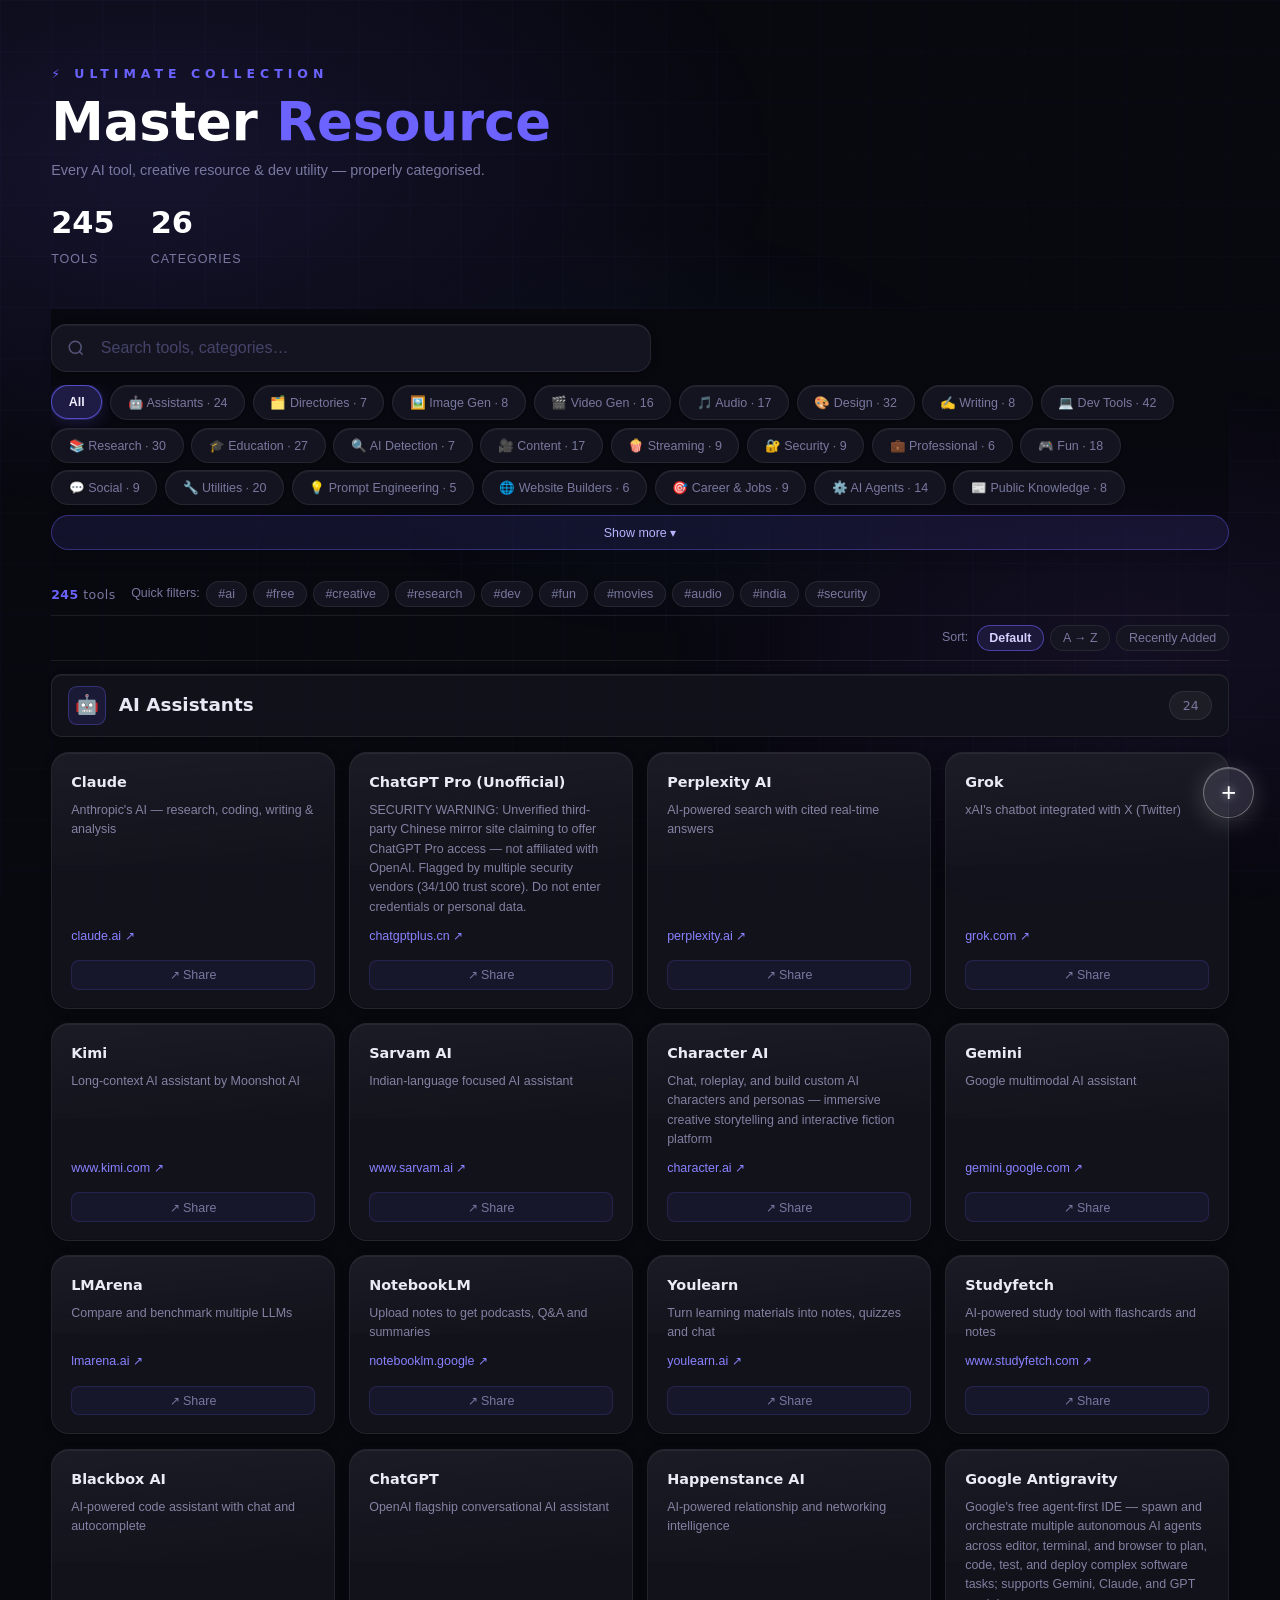
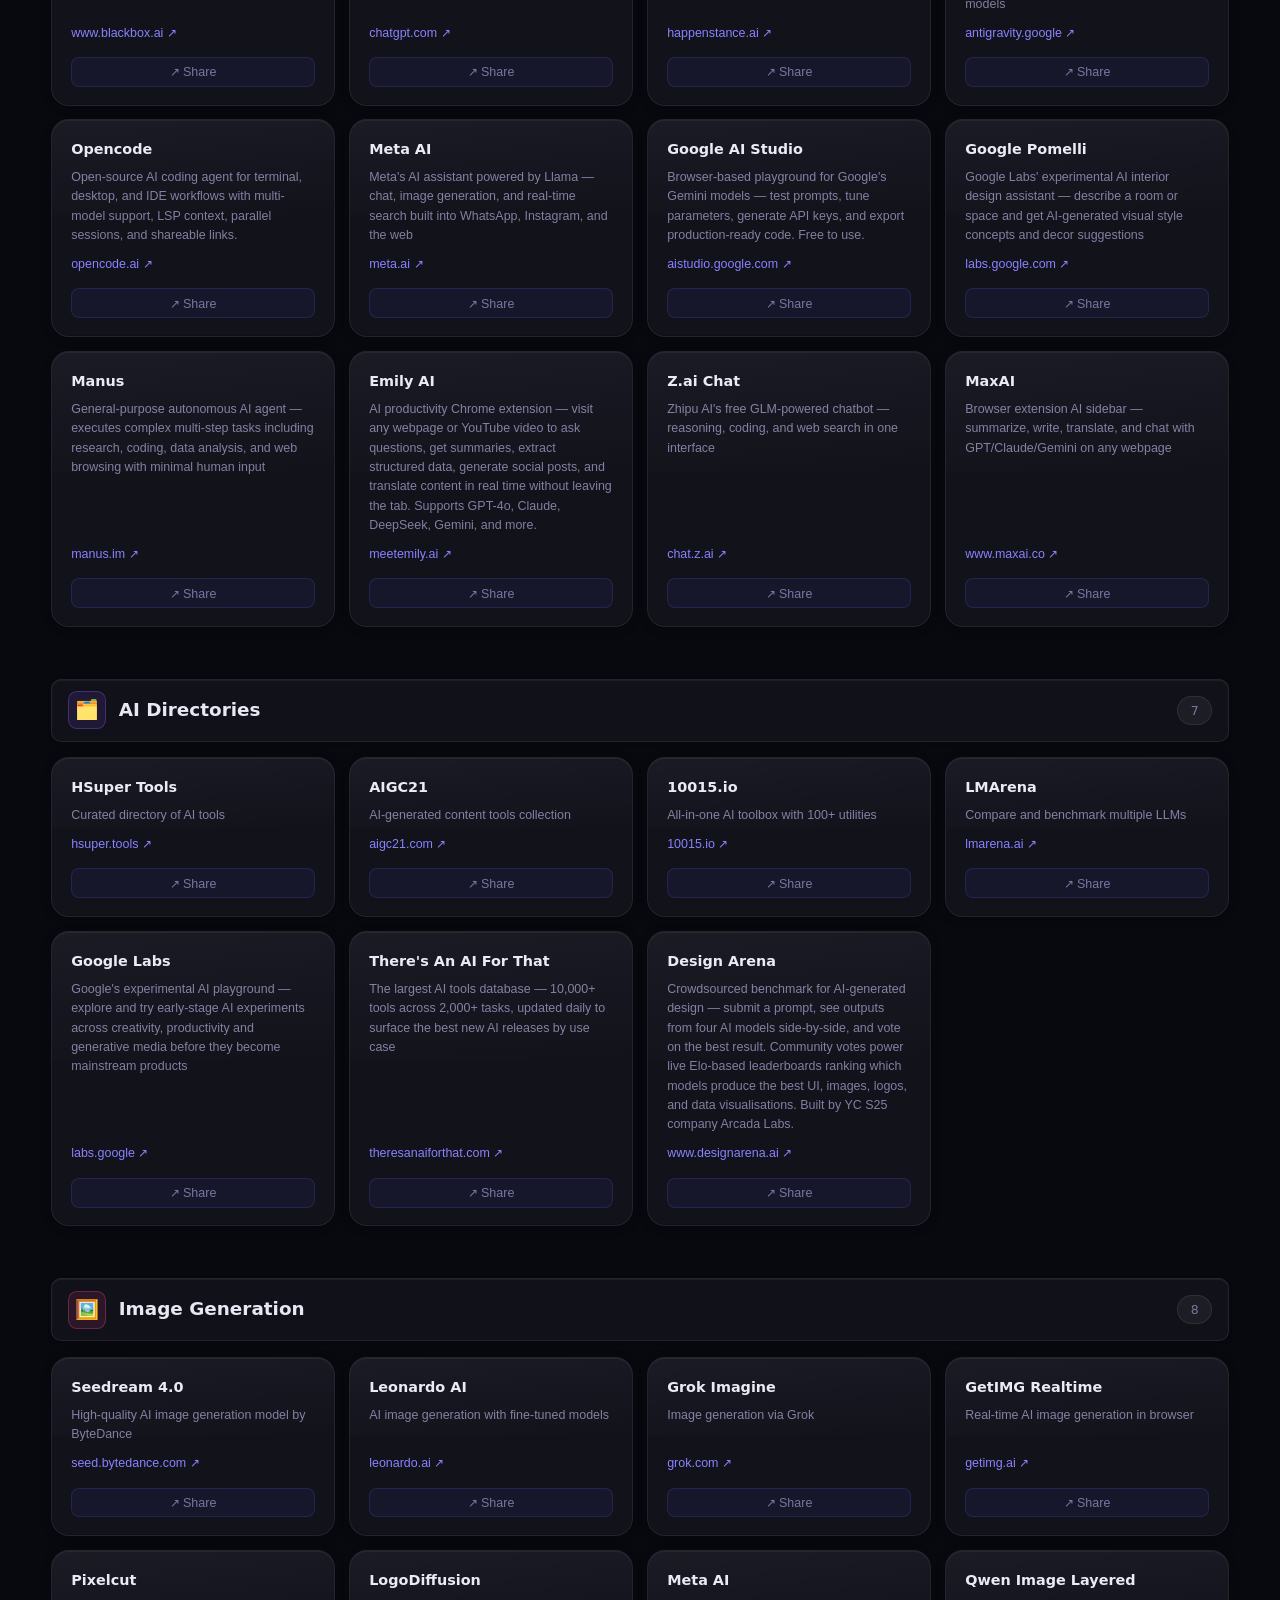
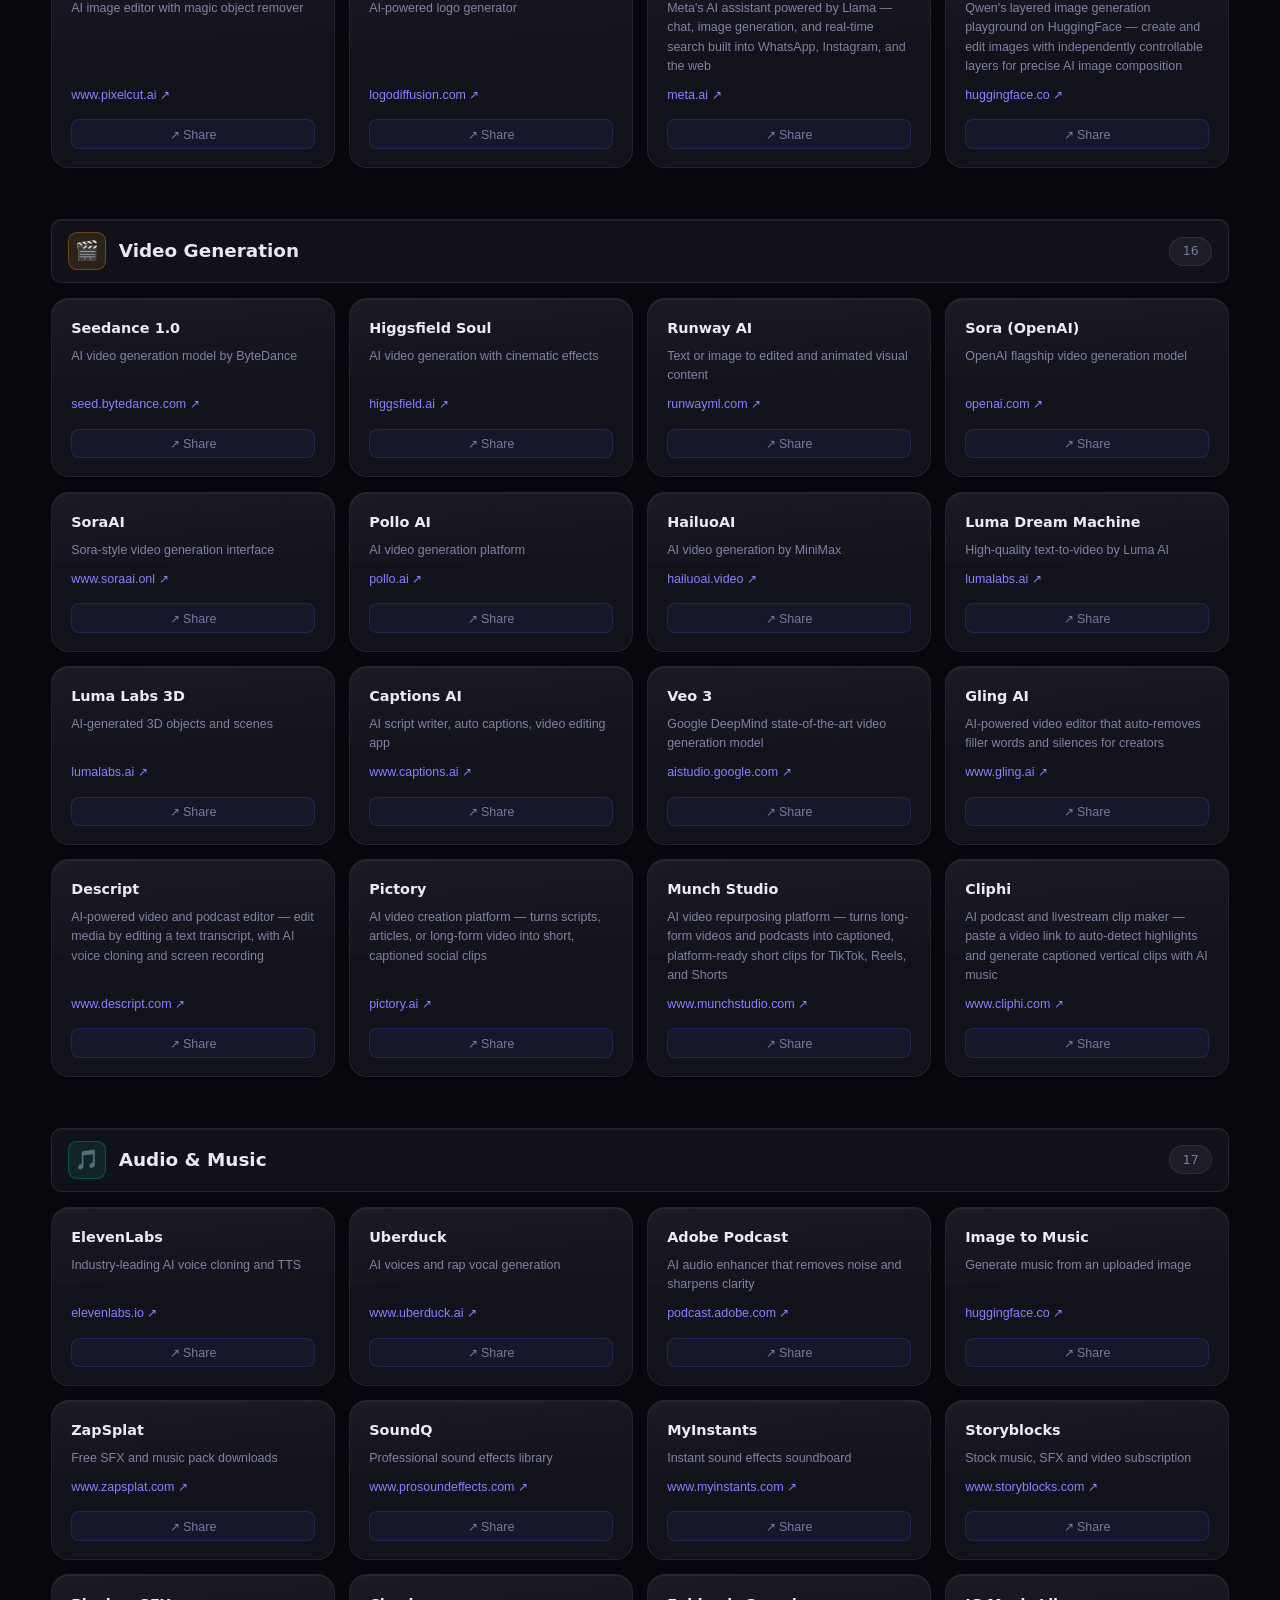
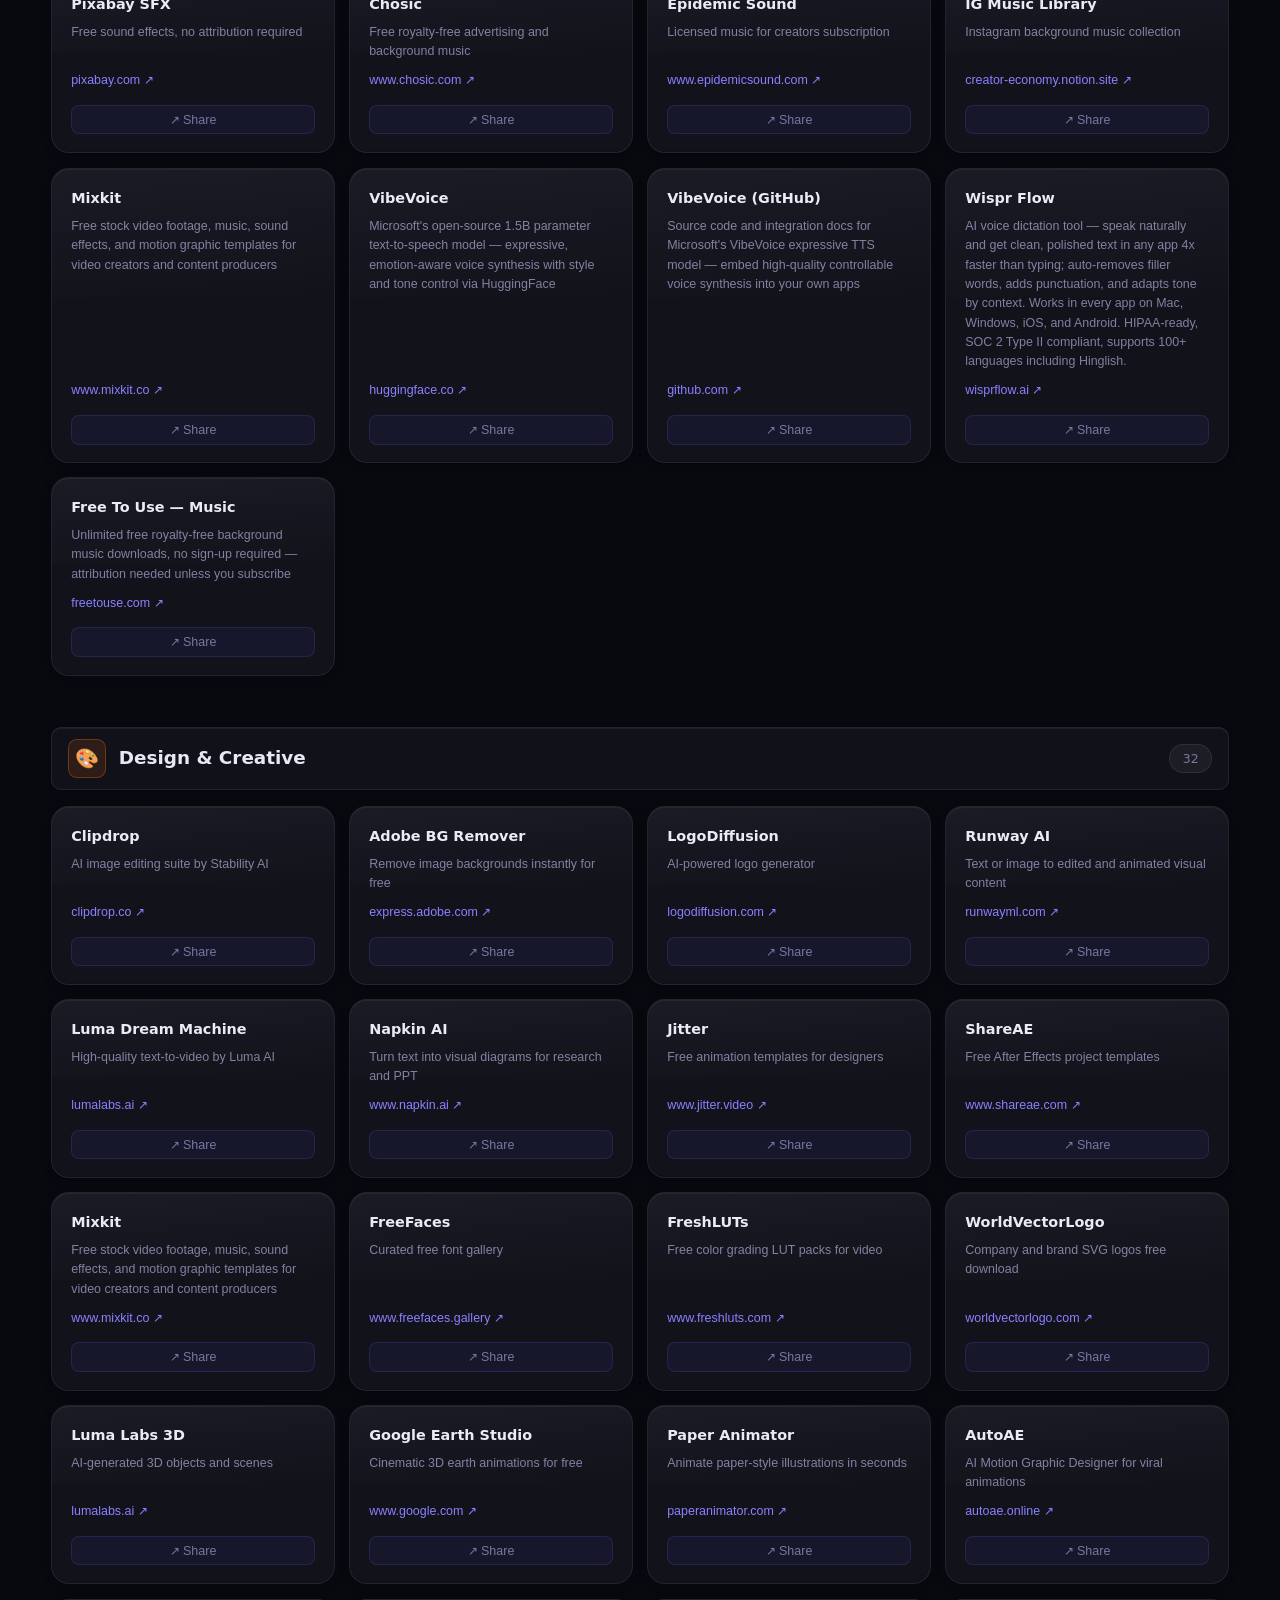
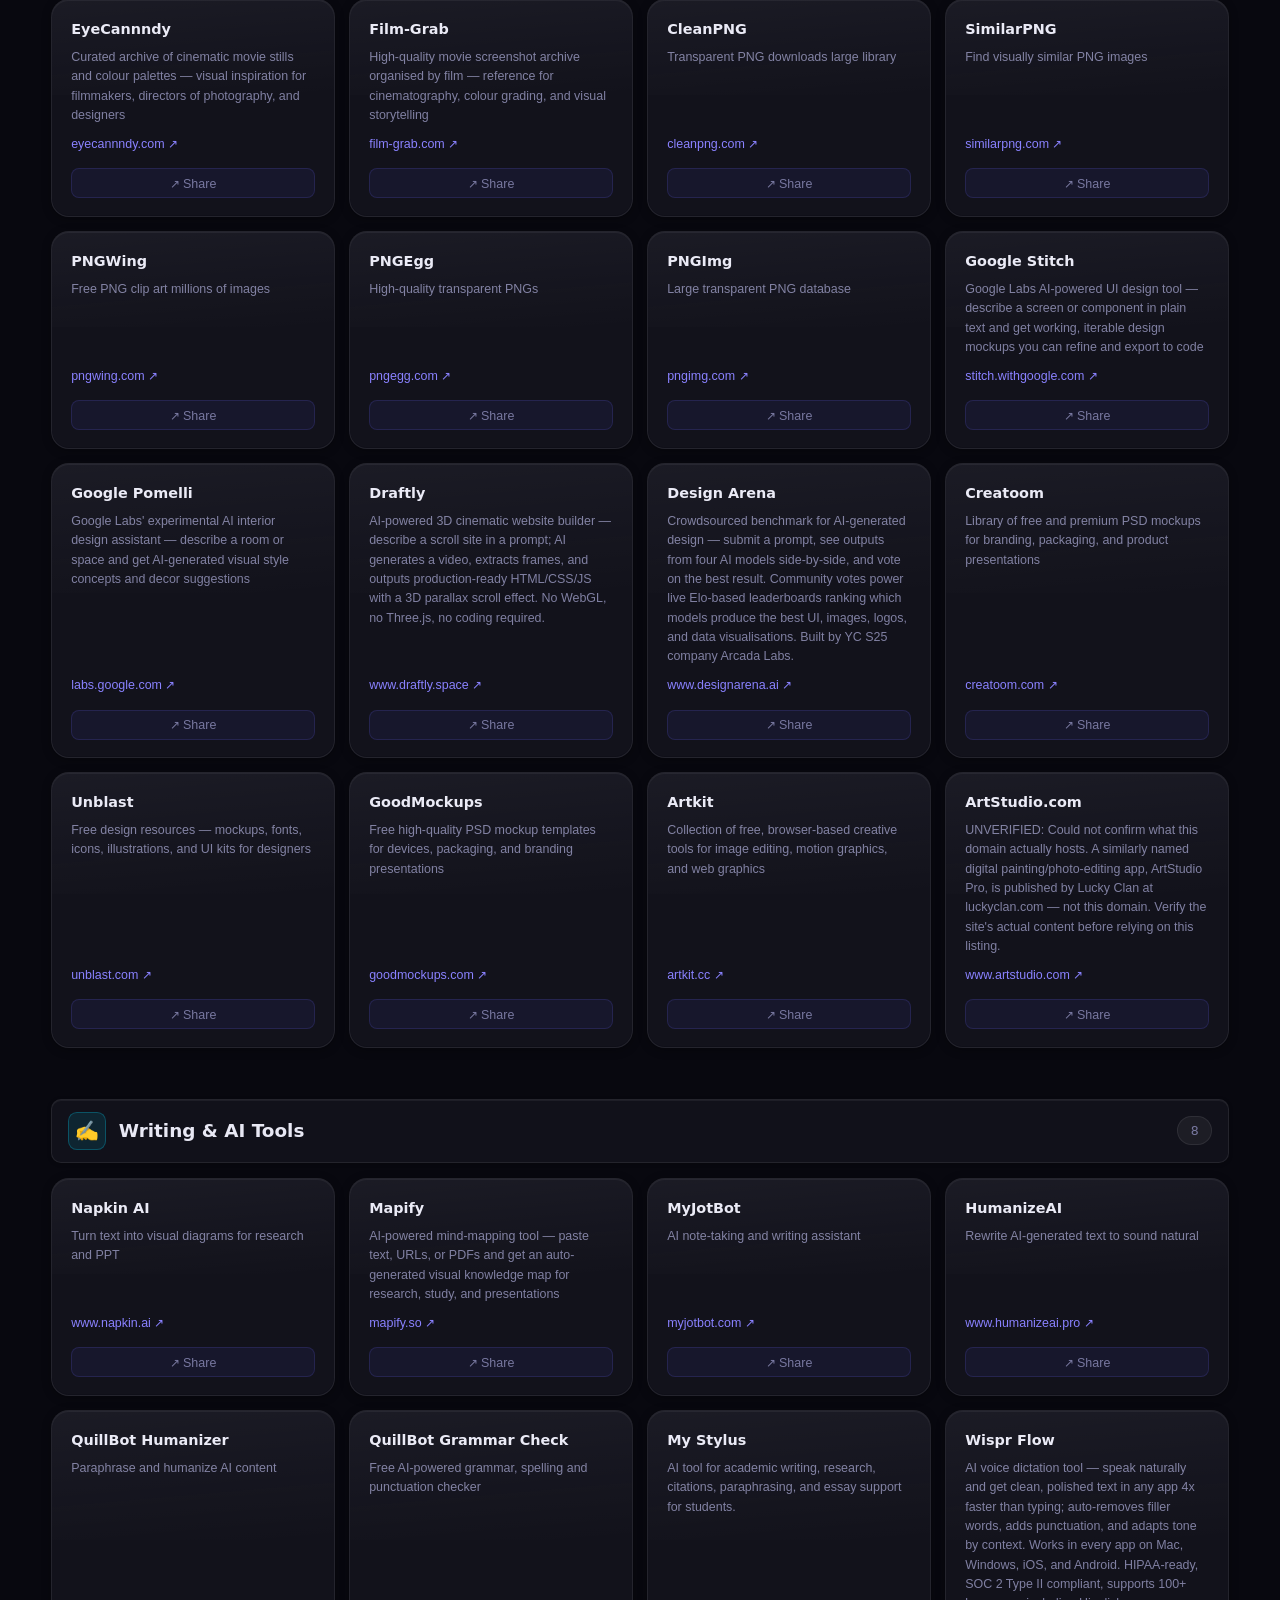
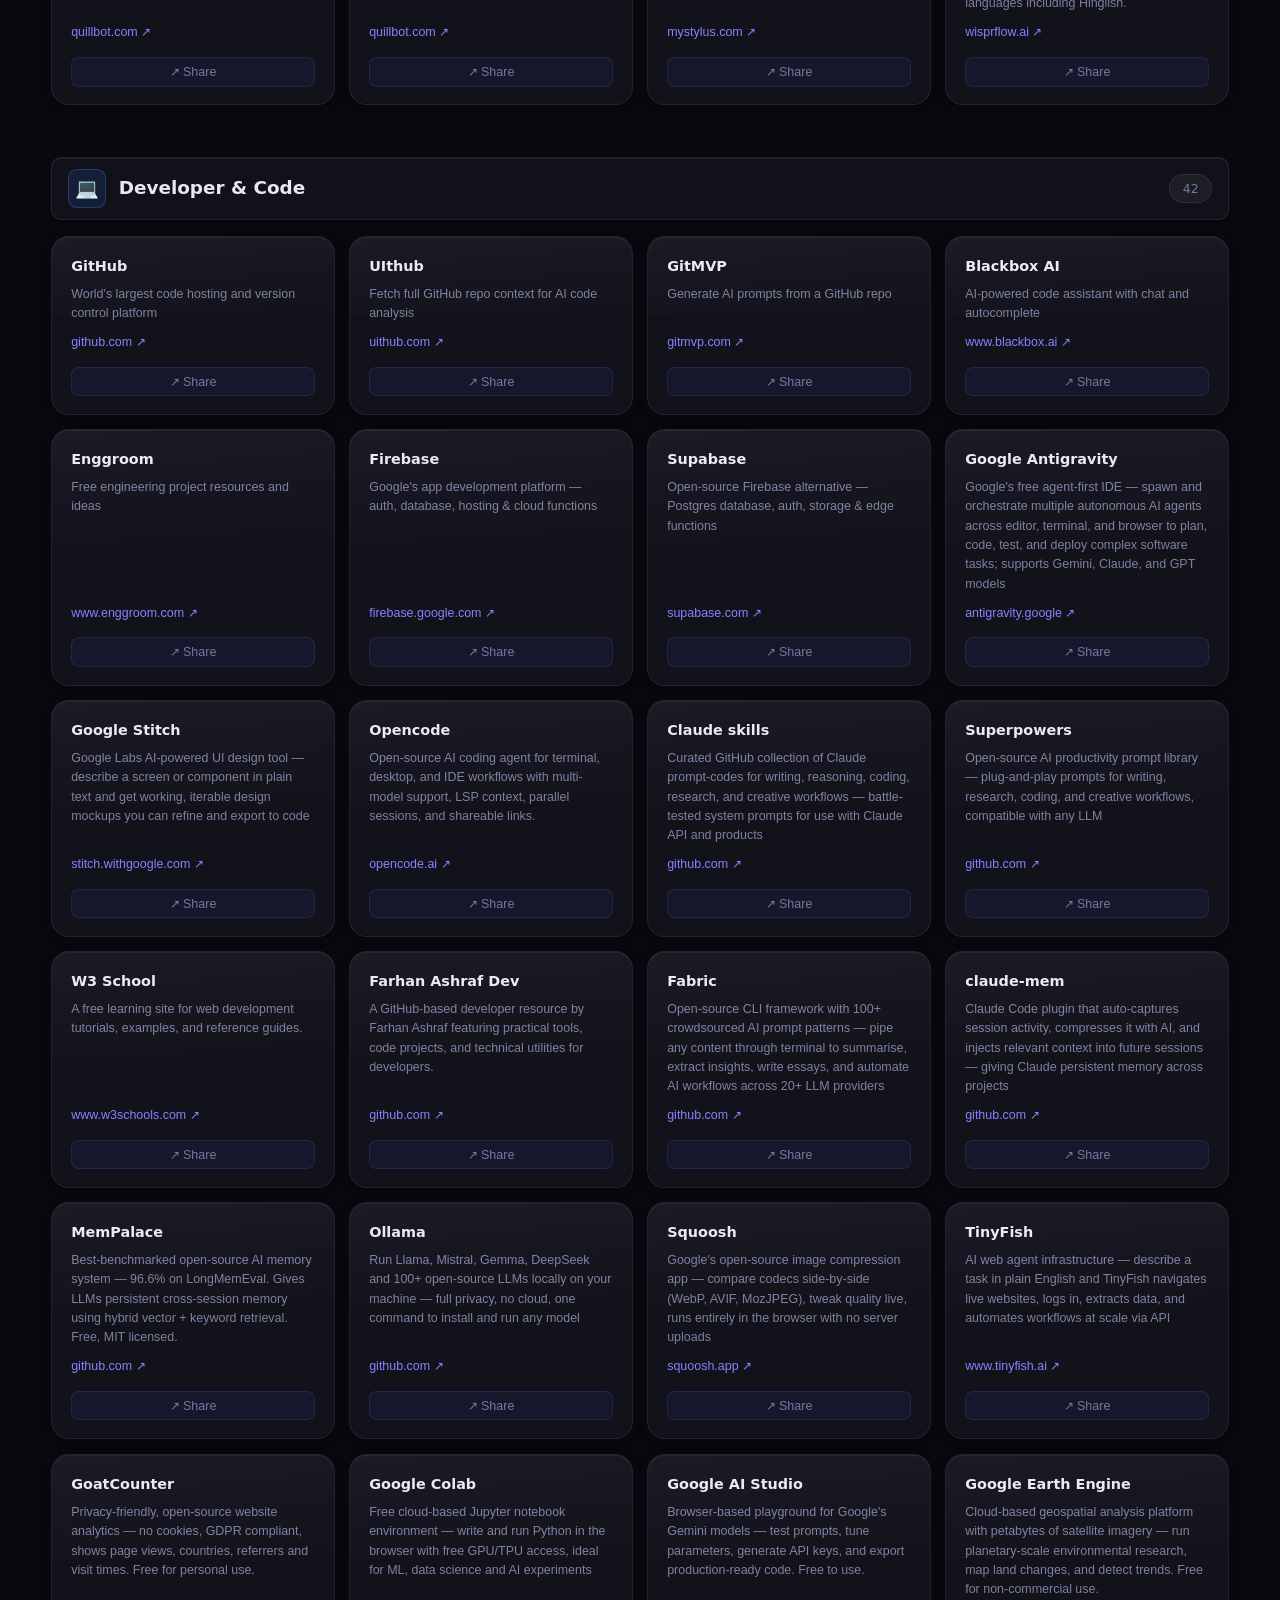
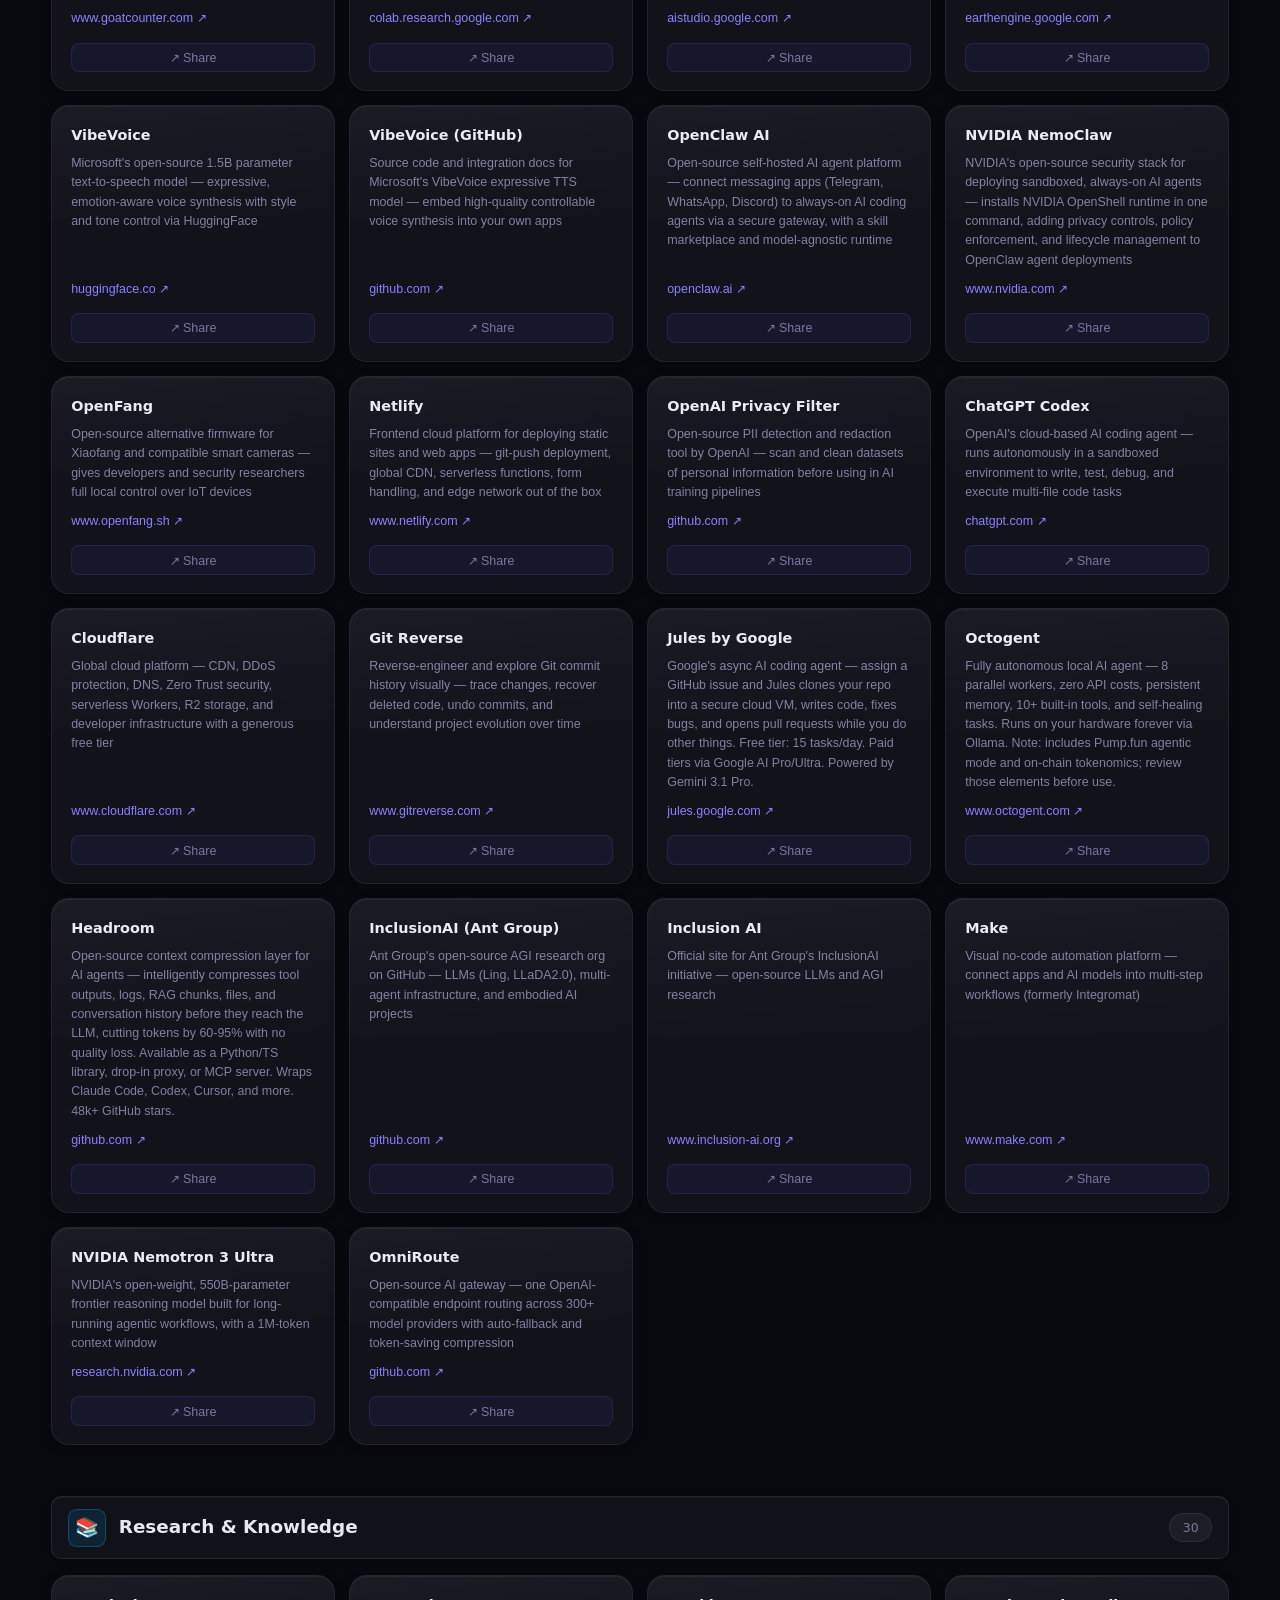
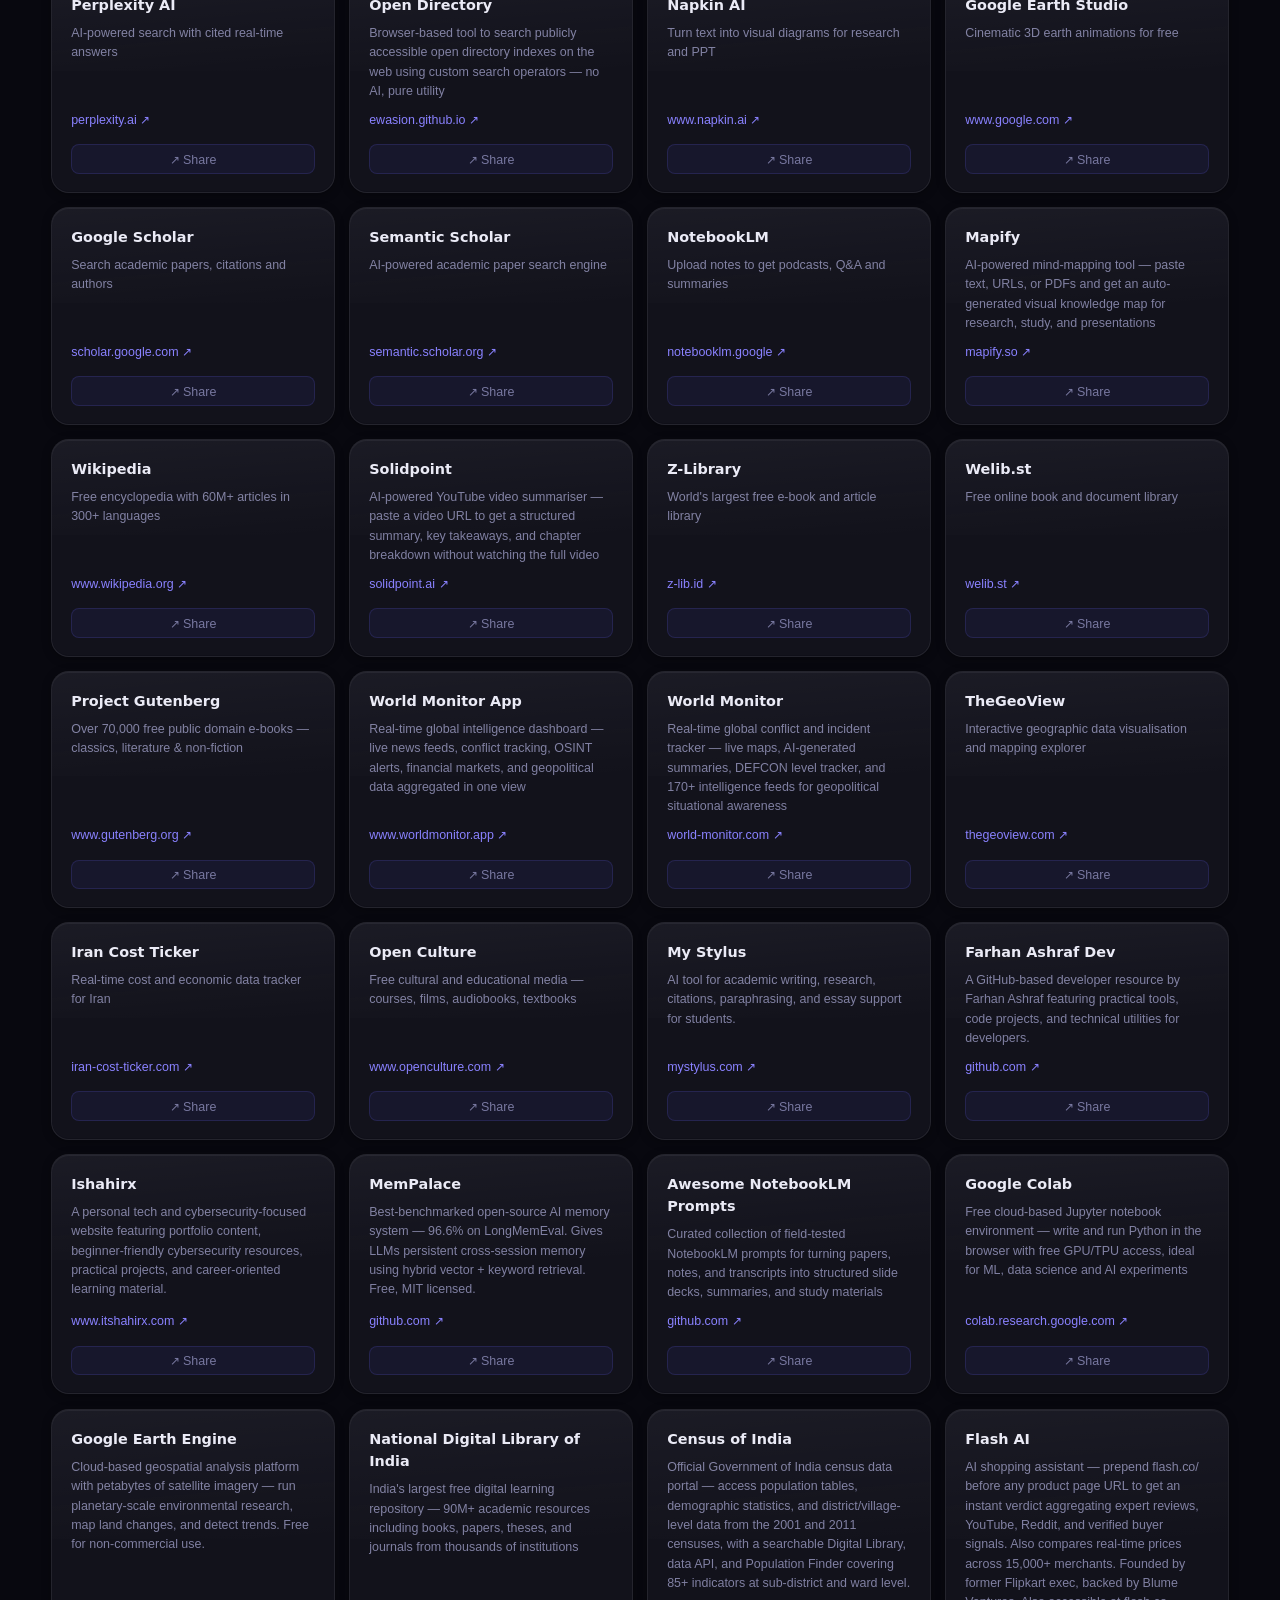
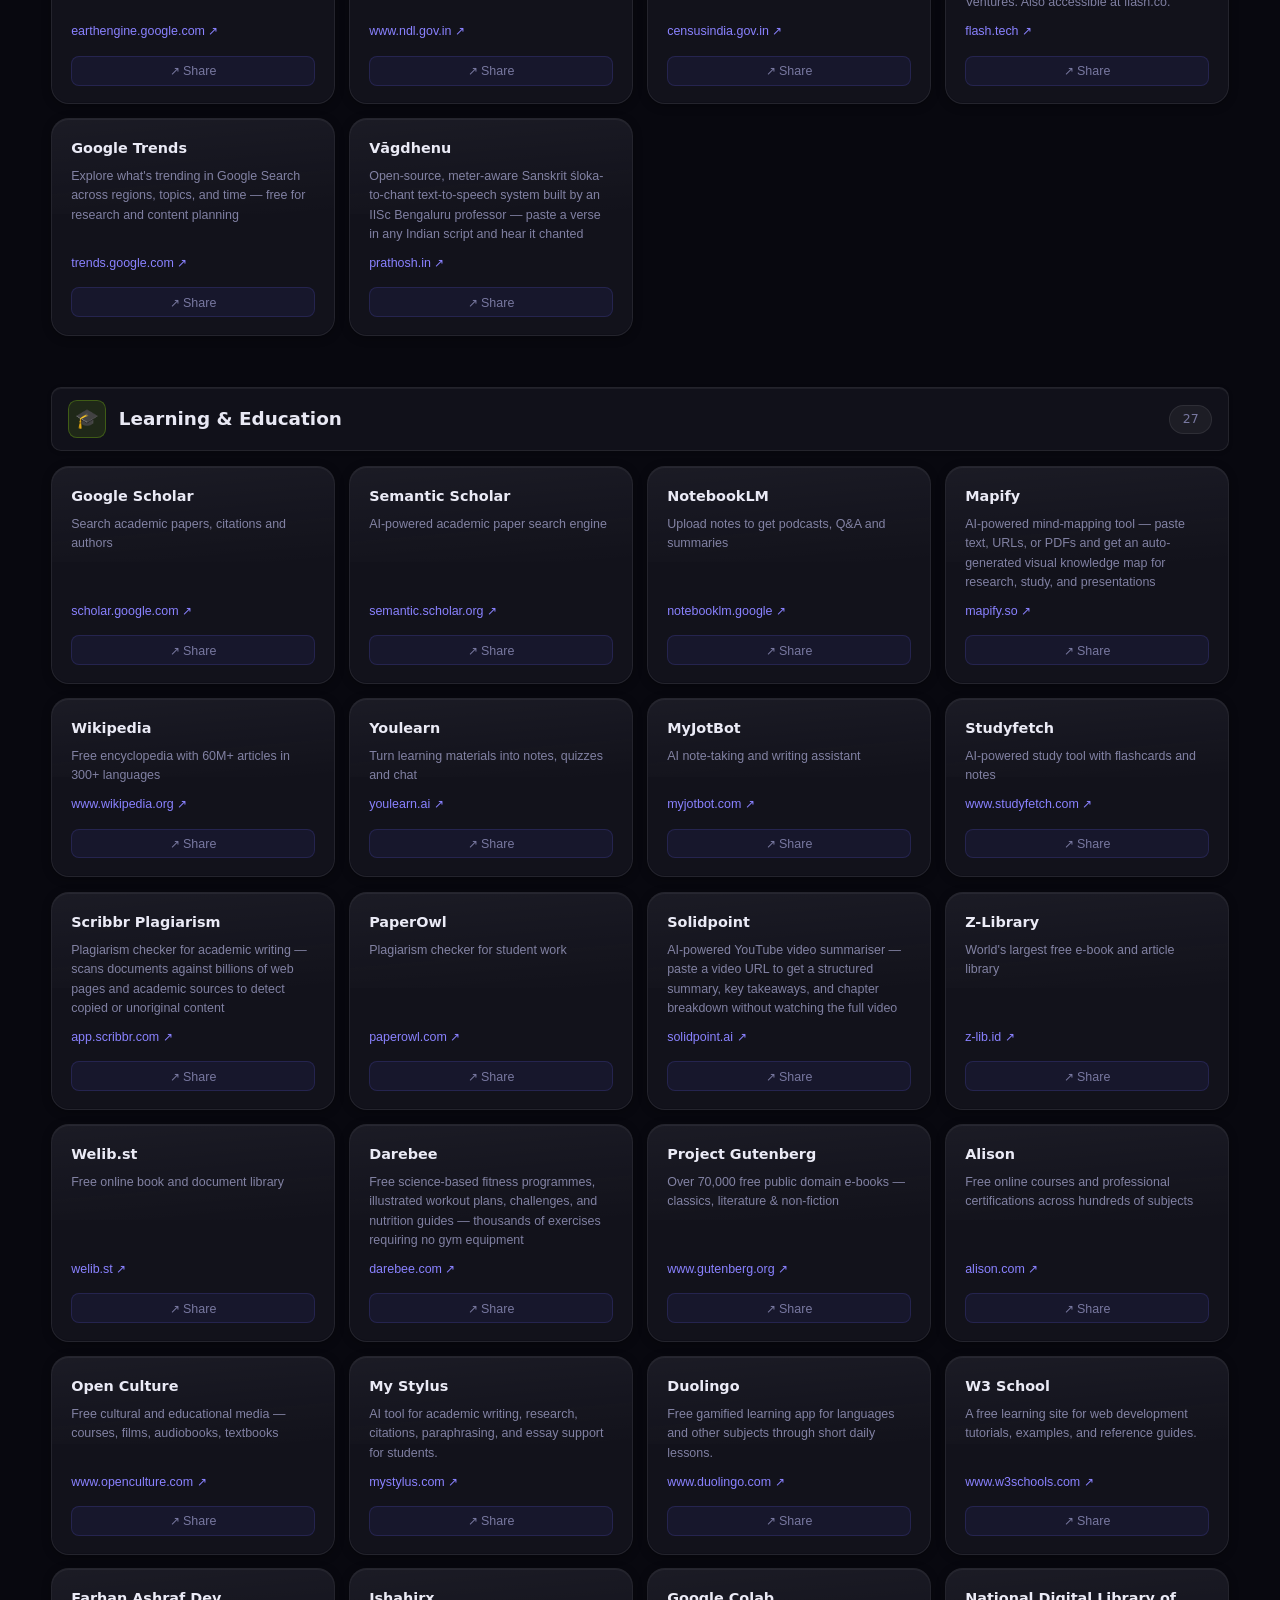
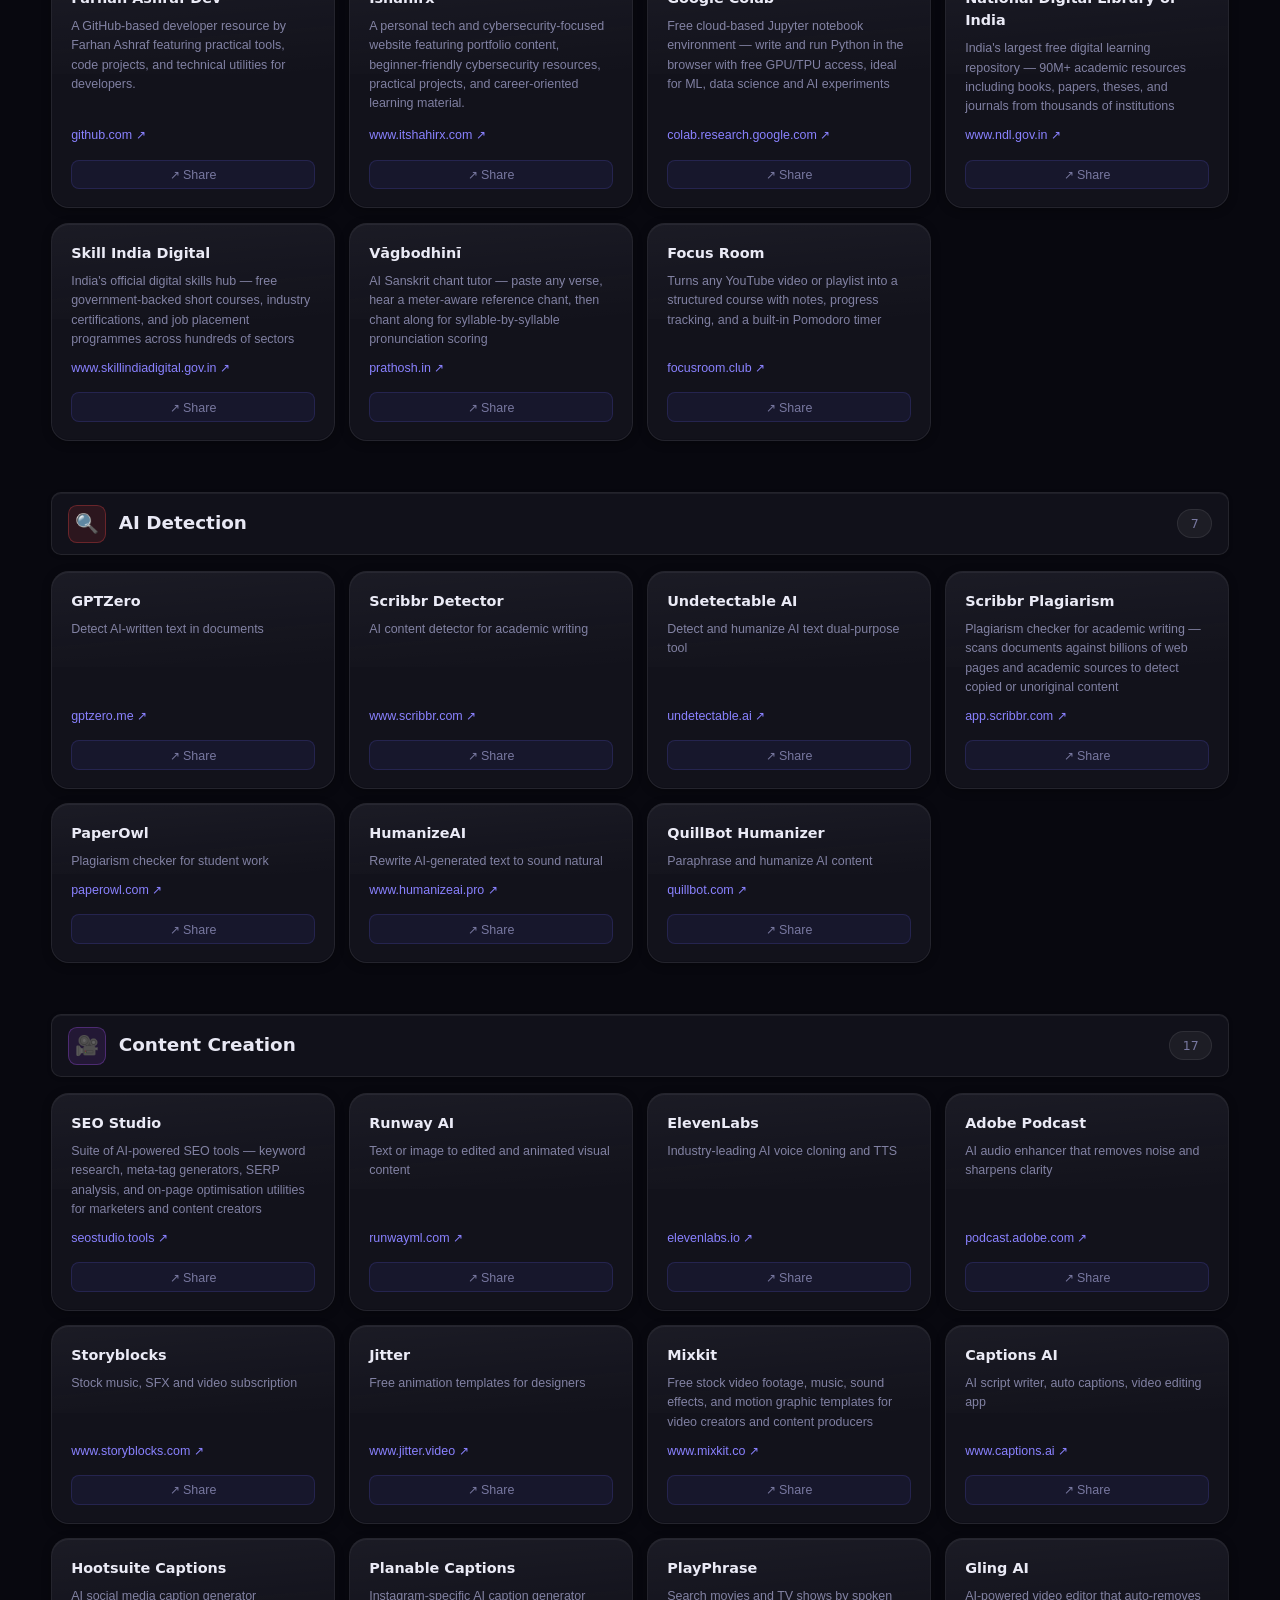
<file: index.html>
<!DOCTYPE html>
<html lang="en">
<head>
  <meta charset="UTF-8"/>
  <meta name="viewport" content="width=device-width, initial-scale=1.0, viewport-fit=cover, user-scalable=no, maximum-scale=1"/>
  <meta name="description" content="Master Resource — 128+ AI tools, creative resources and dev utilities, properly categorised. Search and filter across AI assistants, design, research, development, streaming and more."/>
  <meta name="theme-color" content="#0a0a0f"/>
  <meta http-equiv="Content-Security-Policy" content="default-src 'self'; script-src 'self'; style-src 'self' 'unsafe-inline' https://fonts.googleapis.com; font-src https://fonts.gstatic.com; connect-src 'self' https://winter-art-8e2b.anshtripathi872.workers.dev https://fonts.googleapis.com; img-src 'self' data: https:; frame-src 'none'; object-src 'none'; base-uri 'self';"/>
  <link rel="icon" href="data:image/svg+xml,<svg xmlns='http://www.w3.org/2000/svg' viewBox='0 0 32 32'><rect width='32' height='32' rx='8' fill='%230a0a0f'/><text x='16' y='22' font-size='20' text-anchor='middle' font-family='serif'>&#x26A1;</text></svg>"/>
  <title>Master Resource</title>
  <link rel="preconnect" href="https://fonts.googleapis.com"/>
  <link rel="preconnect" href="https://fonts.gstatic.com" crossorigin/>
  <link href="https://fonts.googleapis.com/css2?family=Syne:wght@700;800&family=DM+Sans:opsz,wght@9..40,400;9..40,500&display=swap" rel="stylesheet"/>
  <link rel="stylesheet" href="styles.css"/>
</head>
<body>

<div class="gbg"></div>
<div class="wrap">

  <header>
    <div class="eyebrow">&#9889; Ultimate Collection</div>
    <h1>Master <span>Resource</span></h1>
    <p class="sub">Every AI tool, creative resource &amp; dev utility &#8212; properly categorised.</p>
    <div class="stats">
      <div class="stat"><strong id="stat-tools"></strong><small>Tools</small></div>
      <div class="stat"><strong id="stat-cats"></strong><small>Categories</small></div>
    </div>
  </header>

  <div class="ctrl">
    <div class="sw">
      <svg viewBox="0 0 24 24" fill="none" stroke="currentColor" stroke-width="2">
        <circle cx="11" cy="11" r="8"/><path d="m21 21-4.35-4.35"/>
      </svg>
      <input type="search" id="srch"
        placeholder="Search tools, categories&#8230;"
        autocomplete="off" autocorrect="off"
        autocapitalize="off" spellcheck="false"/>
    </div>
    <!-- Category filter buttons are injected here by app.js -->
    <div class="fwrap" id="fwrap"></div>
  </div>

  <div class="ctrl-meta">
    <span id="lc" class="live-count"></span>
    <div class="tags-row" id="tags-row">
      <span class="tags-label">Quick filters:</span>
      <button class="tag-pill" data-tag="#ai">#ai</button>
      <button class="tag-pill" data-tag="#free">#free</button>
      <button class="tag-pill" data-tag="#creative">#creative</button>
      <button class="tag-pill" data-tag="#research">#research</button>
      <button class="tag-pill" data-tag="#dev">#dev</button>
      <button class="tag-pill" data-tag="#fun">#fun</button>
      <button class="tag-pill" data-tag="#movies">#movies</button>
      <button class="tag-pill" data-tag="#audio">#audio</button>
      <button class="tag-pill" data-tag="#india">#india</button>
      <button class="tag-pill" data-tag="#security">#security</button>
    </div>
  </div>

  <div class="nores" id="nores"><em>&#128269;</em>No tools found.</div>

  <!-- Tool cards are injected here by app.js -->
  <div class="cats" id="cats">
    <p class="loading">Loading tools...</p>
  </div>

</div>

<button id="topbtn" aria-label="Scroll to top">&#8593;</button>
<div id="toast"></div>

<script src="app.js"></script>
</body>
</html>
</file>
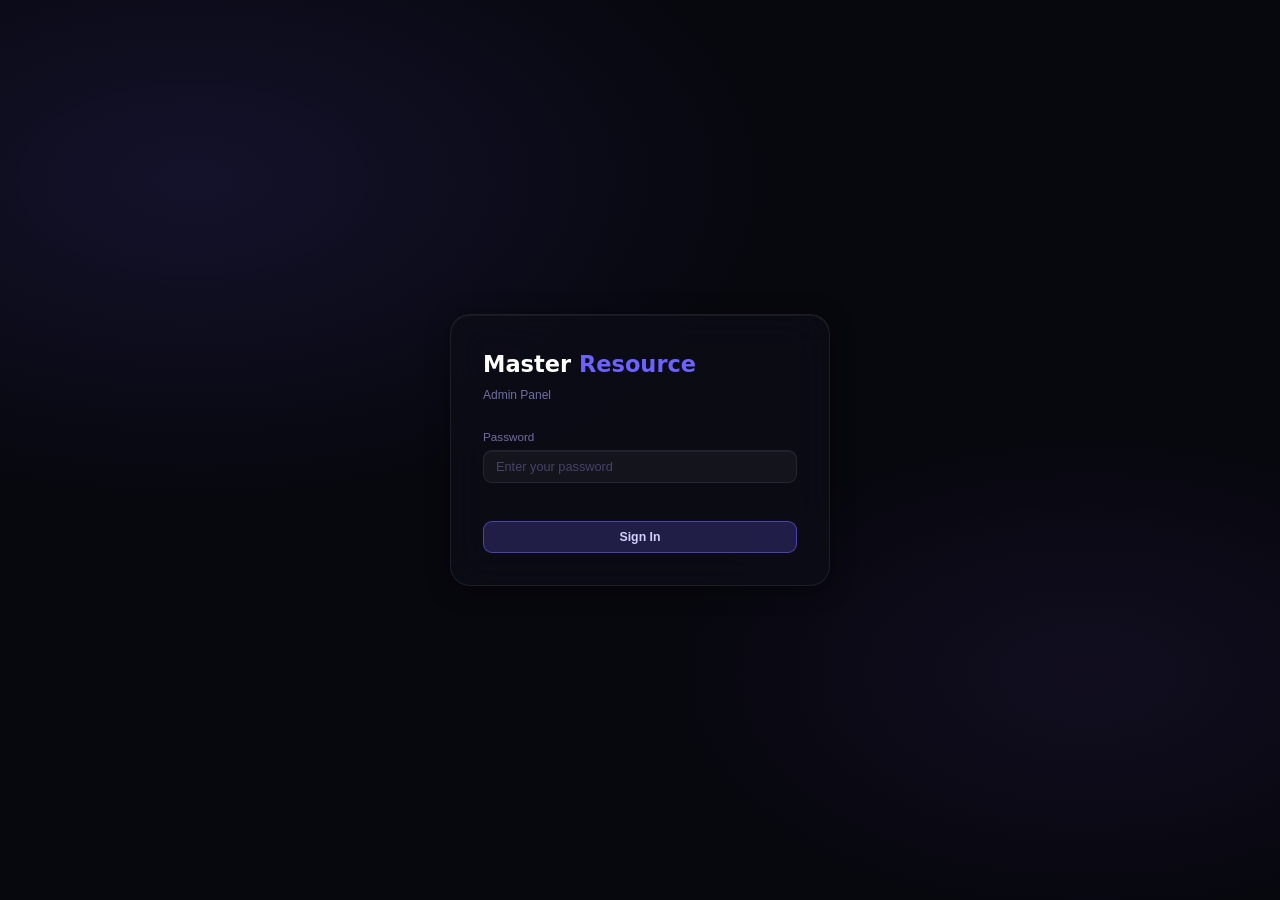
<file: admin.html>
<!DOCTYPE html>
<html lang="en">
<head>
<meta charset="UTF-8"/>
<meta name="viewport" content="width=device-width,initial-scale=1,viewport-fit=cover"/>
<meta name="robots" content="noindex,nofollow"/>
<meta http-equiv="Content-Security-Policy" content="default-src 'self'; script-src 'self' 'unsafe-inline'; style-src 'self' 'unsafe-inline'; connect-src https://api.github.com https://winter-art-8e2b.anshtripathi872.workers.dev; img-src 'self' data: https:; frame-src https://deepvoidx.github.io; object-src 'none'; base-uri 'self';"/>
<title>Admin — Master Resource</title>
<link rel="stylesheet" href="admin.css"/>
</head>
<body>
<!-- ═══════════ LOGIN ═══════════ -->
<div id="login-screen">
  <div class="login-card glass">
    <div class="login-logo">Master <span>Resource</span></div>
    <div class="login-sub">Admin Panel</div>
    <div class="lockout-msg" id="lockout-msg"></div>
    <div style="margin-bottom:10px;">
      <label for="pat-input">Password</label>
      <input type="password" id="pat-input" placeholder="Enter your password" autocomplete="off" spellcheck="false"/>
      <div class="login-err" id="login-err"></div>
    </div>
    <button class="btn btn-primary w100" id="login-btn" style="margin-top:4px;">
      Sign In
    </button>
    <div id="lockout-clear" style="display:none;text-align:center;margin-top:10px;"><button class="btn btn-ghost btn-sm" id="clear-lockout-btn" style="font-size:.72rem;">Reset lockout</button></div>
  </div>
</div>

<!-- ═══════════ ADMIN PANEL ═══════════ -->
<div id="admin-panel">
  <div class="topbar">
    <div>
      <div class="topbar-logo">Master <span>Resource</span> Admin</div>
      <div class="topbar-sub" id="gh-user"></div>
    </div>
    <div class="topbar-status ml-auto">
      <div class="status-dot"></div>Connected
    </div>
    <button class="btn btn-ghost btn-sm" id="refresh-btn" title="Reload data">↻ Refresh</button>
    <button class="btn btn-ghost btn-sm" id="logout-btn">Sign Out</button>
  </div>

  <div class="tabs-bar">
    <div id="tab-indicator"></div>
    <button class="tab-btn active" data-tab="home">🏠 Home</button>
    <button class="tab-btn" data-tab="pending">⏳ Pending <span id="pending-count"></span></button>
    <button class="tab-btn" data-tab="tools">🛠 Tools <span id="tools-tab-count"></span></button>
    <button class="tab-btn" data-tab="categories">🗂 Categories <span id="cats-tab-count"></span></button>
    <button class="tab-btn" data-tab="preview">🌐 Site Preview</button>
    <button class="tab-btn" data-tab="history">📋 History</button>
    <button class="tab-btn" data-tab="stats">📊 Stats</button>
    <button class="tab-btn" data-tab="analytics">📈 Analytics</button>
  </div>

  <!-- ── HOME TAB ── -->
  <div class="tab-content active" id="tab-home">
    <div style="padding:48px 24px;text-align:center;">
      <div style="font-size:2.4rem;margin-bottom:16px;">⚡</div>
      <h2 style="font-size:1.4rem;font-weight:700;color:#eeeef8;margin:0 0 10px;">Welcome to Master Resource Admin</h2>
      <p style="font-size:.88rem;color:var(--mute);max-width:420px;margin:0 auto;line-height:1.7;">
        Use the tabs above to manage tools, review pending submissions, edit categories, and monitor site changes.
      </p>
    </div>
  </div>

  <!-- ── PENDING TAB ── -->
  <div class="tab-content" id="tab-pending">
    <div class="bulk-bar" id="bulk-bar">
      <input type="checkbox" id="bulk-all" style="width:16px;height:16px;cursor:pointer;flex-shrink:0;"/>
      <span class="bulk-count" id="bulk-count">0 selected</span>
      <button class="btn btn-ok btn-sm" id="bulk-approve-btn">✓ Approve Selected</button>
      <button class="btn btn-danger btn-sm" id="bulk-reject-btn">✗ Reject Selected</button>
    </div>
    <div id="pending-loading" class="flex center gap8" style="padding:20px;justify-content:center;">
      <div class="spinner"></div><span style="color:var(--mute);">Loading submissions…</span>
    </div>
    <div id="pending-list" class="hidden"></div>
    <div id="pending-empty" class="empty-state hidden">
      <div class="empty-icon">✓</div>
      <div>No pending submissions</div>
    </div>
  </div>

  <!-- ── TOOLS EDITOR TAB ── -->
  <div class="tab-content" id="tab-tools">
    <div class="sec-hdr">
      <h2>All Tools</h2>
      <span class="sec-count" id="tools-count">–</span>
      <button class="btn btn-primary btn-sm ml-auto" id="bulk-new-btn">🆕 Bulk New Tag</button>
    </div>
    <div class="tools-controls">
      <div class="admin-search" style="flex:1;min-width:180px;">
        <svg viewBox="0 0 24 24" fill="none" stroke="currentColor" stroke-width="2">
          <circle cx="11" cy="11" r="8"/><path d="m21 21-4.35-4.35"/>
        </svg>
        <input type="search" id="tools-search" placeholder="Search tools…"/>
      </div>
      <div class="sort-wrap-inline">
        <span class="sort-label-sm">Sort:</span>
        <button class="sort-btn-sm active" data-sort="default">Default</button>
        <button class="sort-btn-sm" data-sort="az">A→Z</button>
        <button class="sort-btn-sm" data-sort="category">Category</button>
        <button class="sort-btn-sm" data-sort="recent">Recent</button>
        <button class="sort-btn-sm sort-btn-new" data-sort="new">🆕 New</button>
      </div>
    </div>
    <div id="tools-loading" class="flex center gap8" style="padding:20px;justify-content:center;">
      <div class="spinner"></div><span style="color:var(--mute);">Loading tools…</span>
    </div>
    <div id="tools-list" class="hidden"></div>
  </div>

  <!-- ── CATEGORIES TAB ── -->
  <div class="tab-content" id="tab-categories">
    <div class="sec-hdr">
      <h2>Categories</h2>
      <span class="sec-count" id="cats-count">–</span>
    </div>
    <div id="cats-loading" class="flex center gap8" style="padding:20px;justify-content:center;">
      <div class="spinner"></div><span style="color:var(--mute);">Loading categories…</span>
    </div>
    <div id="cats-list" class="hidden"></div>
  </div>

  <!-- ── SITE PREVIEW TAB ── -->
  <div class="tab-content" id="tab-preview">
    <div class="sec-hdr" style="margin-bottom:8px;">
      <h2>Site Preview</h2>
      <a href="https://deepvoidx.github.io/master-resource/" target="_blank" rel="noopener noreferrer" class="btn btn-ghost btn-sm ml-auto">Open ↗</a>
    </div>
    <div class="preview-device-bar">
      <span style="font-size:.74rem;color:var(--mute);">View as:</span>
      <button class="device-btn active" data-device="desktop">🖥 Desktop</button>
      <button class="device-btn" data-device="tablet">📱 Tablet (768px)</button>
      <button class="device-btn" data-device="mobile">📱 Mobile (390px)</button>
    </div>
    <div class="preview-wrap desktop" id="preview-wrap">
      <iframe
        id="site-preview-frame"
        src="https://deepvoidx.github.io/master-resource/"
        style="width:100%;height:calc(100vh - 160px);min-height:400px;border:1px solid rgba(255,255,255,.08);border-radius:12px;background:#08080f;display:block;"
        loading="lazy"
        title="Site Preview"
      ></iframe>
    </div>
  </div>

  <!-- ── HISTORY TAB ── -->
  <div class="tab-content" id="tab-history">
    <div class="sec-hdr">
      <h2>Recent Changes</h2>
      <div id="deploy-status-badge" class="deploy-badge" style="margin-left:8px;display:none;"></div>
    </div>
    <p style="font-size:.76rem;color:var(--mute);margin:-4px 0 12px;">Changes to tools.json. The coloured dot shows deploy status on GitHub Pages.</p>
    <div id="history-loading" class="flex center gap8" style="padding:16px;justify-content:center;">
      <div class="spinner"></div><span style="color:var(--mute);">Loading history…</span>
    </div>
    <div id="history-list" class="hidden"></div>
  </div>

  <!-- ── STATS TAB ── -->
  <div class="tab-content" id="tab-stats">
    <div class="sec-hdr"><h2>Dashboard</h2></div>
    <div id="stats-content">
      <div class="flex center gap8" style="padding:16px;justify-content:center;">
        <div class="spinner"></div><span style="color:var(--mute);">Building stats…</span>
      </div>
    </div>
  </div>

  <!-- ── ANALYTICS TAB ── -->
  <div class="tab-content" id="tab-analytics">
    <div class="sec-hdr"><h2>Visitor Analytics</h2></div>

    <!-- GoatCounter URL config -->
    <div class="analytics-url-bar">
      <label style="font-size:.76rem;color:var(--mute);white-space:nowrap;">GoatCounter URL:</label>
      <input type="url" id="analytics-url" placeholder="https://yoursite.goatcounter.com" autocomplete="off"/>
      <button class="btn btn-primary btn-sm" id="analytics-load-btn">Load</button>
    </div>

    <div id="analytics-setup" class="analytics-info">
      <h3>🔢 How to set up free visitor analytics</h3>
      <p><strong>Step 1:</strong> Sign up for free at <a href="https://www.goatcounter.com" target="_blank" rel="noopener">goatcounter.com</a> — no cookies, privacy-friendly, free for personal use.</p>
      <p><strong>Step 2:</strong> During signup, choose a site code (e.g. <code>masterresource</code>). Your dashboard URL will be <code>https://masterresource.goatcounter.com</code></p>
      <p><strong>Step 3:</strong> Add the tracking script to your <code>index.html</code> just before <code>&lt;/body&gt;</code>:</p>
      <p><code>&lt;script data-goatcounter="https://yourcode.goatcounter.com/count" async src="//gc.zgo.at/count.js"&gt;&lt;/script&gt;</code></p>
      <p><strong>Step 4:</strong> Paste your GoatCounter dashboard URL above and click Load. You will see page views, visitor countries, referrers, and visit times — all in real time.</p>
      <p style="color:#f87171;font-size:.74rem;">Note: GitHub Pages is static — no server-side analytics. GoatCounter is the best free option that actually works.</p>
    </div>

    <div id="analytics-frame-wrap" class="hidden">
      <iframe id="analytics-frame" class="analytics-iframe" title="Analytics"></iframe>
    </div>
  </div>
  <!-- ── Floating Add Tool button ── -->
  <button id="add-tool-fab" title="Add Tool" aria-label="Add Tool">
    <svg viewBox="0 0 24 24" fill="none" stroke="currentColor" stroke-width="2.5" width="26" height="26">
      <line x1="12" y1="5" x2="12" y2="19"/><line x1="5" y1="12" x2="19" y2="12"/>
    </svg>
  </button>
  <!-- ── Floating Add Category button (must be outside .tab-content to keep position:fixed) ── -->
  <button id="add-cat-fab" title="Add Category" aria-label="Add Category">
    <svg viewBox="0 0 24 24" fill="none" stroke="currentColor" stroke-width="3" width="22" height="22">
      <path d="M12 5v14M5 12h14" stroke-linecap="round"/>
    </svg>
  </button>
</div>

<!-- ── bulk add modal ── -->
<div class="modal-bg hidden" id="bulk-modal">
  <div class="modal-box bm-box">
    <div style="display:flex;align-items:center;justify-content:space-between;margin-bottom:16px;">
      <div class="modal-title" style="margin-bottom:0;">⚡ Bulk Add Tools</div>
      <button id="bm-close" style="background:none;border:none;color:var(--mute);cursor:pointer;font-size:1.3rem;line-height:1;padding:4px 6px;border-radius:6px;transition:color .15s;" title="Close">✕</button>
    </div>
    <div class="bm-apply-strip">
      <span class="bm-apply-label">Apply to all rows:</span>
      <div id="bm-global-cats" class="bm-global-cats"></div>
      <button class="btn btn-ghost btn-sm" id="bm-apply-all">Apply</button>
    </div>
    <div id="bm-rows"></div>
    <button class="btn btn-ghost btn-sm bm-add-row-btn" id="bm-add-row">+ Add Another Tool</button>
    <div id="bm-err" style="color:#f87171;font-size:.78rem;min-height:16px;margin-top:10px;"></div>
    <div class="modal-actions">
      <button class="btn btn-ghost" id="bm-cancel">Cancel</button>
      <button class="btn btn-primary" id="bm-save">Save All</button>
    </div>
  </div>
</div>

<!-- ── tool edit / multi-add modal ── -->
<div class="modal-bg hidden" id="tool-modal">
  <div class="modal-box" style="width:min(600px,100%);">
    <div style="display:flex;align-items:center;justify-content:space-between;margin-bottom:14px;">
      <div class="modal-title" style="margin-bottom:0;" id="tool-modal-title">Edit Tool</div>
      <button id="tm-close-x" style="background:none;border:none;color:var(--mute);cursor:pointer;font-size:1.3rem;line-height:1;padding:4px 6px;border-radius:6px;transition:color .15s;" title="Close">✕</button>
    </div>

    <!-- SINGLE EDIT mode -->
    <div id="tm-single-mode" style="display:grid;gap:12px;">
      <div><label>Name *</label><input id="tm-name" type="text" maxlength="100" placeholder="Tool name"/></div>
      <div><label>URL *</label><input id="tm-url" type="url" maxlength="500" placeholder="https://example.com"/></div>
      <div><label>Description</label><input id="tm-desc" type="text" maxlength="200" placeholder="Short description of the tool"/></div>
      <div>
        <label>Categories (select one or more)</label>
        <div id="tm-cats" style="display:flex;flex-wrap:wrap;gap:6px;margin-top:4px;"></div>
      </div>
      <div><label>Tags (comma separated, no #)</label><input id="tm-tags" type="text" placeholder="ai, free, creative"/></div>
      <div>
        <label>New Tag</label>
        <div class="new-tag-row">
          <label class="cat-check" id="tm-new-lbl" style="flex-shrink:0;">
            <input type="checkbox" id="tm-new-check"/> Mark as New
          </label>
          <select id="tm-new-expires">
            <option value="7">Expires in 1 week</option>
            <option value="14">Expires in 2 weeks</option>
            <option value="30" selected>Expires in 1 month</option>
            <option value="90">Expires in 3 months</option>
            <option value="99999">Never expires</option>
          </select>
        </div>
      </div>
    </div>

    <!-- MULTI ADD mode -->
    <div id="tm-multi-mode" class="hidden">
      <div id="tm-rows"></div>
      <button class="btn btn-ghost btn-sm" id="tm-add-another" style="width:100%;margin-top:8px;border-style:dashed;justify-content:center;font-size:.8rem;">+ Add Another Tool</button>
    </div>

    <div id="tm-err" style="color:#f87171;font-size:.78rem;min-height:16px;margin-top:10px;"></div>
    <div class="modal-actions">
      <button class="btn btn-ghost" id="tm-cancel">Cancel</button>
      <button class="btn btn-primary" id="tm-save">Save Tool</button>
    </div>
  </div>
</div>

<!-- ── category edit modal ── -->
<div class="modal-bg hidden" id="cat-modal">
  <div class="modal-box">
    <div class="modal-title" id="cat-modal-title">Edit Category</div>
    <div style="display:grid;gap:12px;">
      <div id="cm-id-row"><label>ID (slug, no spaces) *</label><input id="cm-id" type="text" maxlength="40" placeholder="ai-assistants"/></div>
      <div><label>Label (full name) *</label><input id="cm-label" type="text" maxlength="60" placeholder="AI Assistants & Chatbots"/></div>
      <div><label>Short label (for filter button)</label><input id="cm-short" type="text" maxlength="20" placeholder="Assistants"/></div>
      <div><label>Icon (emoji)</label><input id="cm-icon" type="text" maxlength="4" placeholder="🤖"/></div>
      <div>
        <label>Colour</label>
        <div class="flex gap8 center" style="margin-top:4px;">
          <input id="cm-color" type="color" class="color-input" value="#6c63ff"/>
          <input id="cm-color-text" type="text" maxlength="7" placeholder="#6c63ff" style="flex:1;"/>
        </div>
      </div>
      <div id="cm-err" style="color:#f87171;font-size:.78rem;min-height:16px;"></div>
    </div>
    <div class="modal-actions">
      <button class="btn btn-ghost" id="cm-cancel">Cancel</button>
      <button class="btn btn-primary" id="cm-save">Save Category</button>
    </div>
  </div>
</div>


<!-- ── bulk new tag modal ── -->
<div class="modal-bg hidden" id="bulk-new-modal">
  <div class="modal-box" style="width:min(560px,100%);">
    <div class="modal-title">🆕 Bulk New Tag</div>
    <p style="font-size:.8rem;color:var(--mute);margin-bottom:14px;">Search and select tools to mark as New. Set a single expiry for all selected.</p>
    <div class="admin-search" style="margin-bottom:10px;">
      <svg viewBox="0 0 24 24" fill="none" stroke="currentColor" stroke-width="2" style="position:absolute;left:12px;top:50%;transform:translateY(-50%);width:14px;height:14px;color:var(--mute);pointer-events:none;">
        <circle cx="11" cy="11" r="8"/><path d="m21 21-4.35-4.35"/>
      </svg>
      <input type="search" id="bn-search" placeholder="Search tools…" style="padding-left:34px;"/>
    </div>
    <div style="font-size:.74rem;color:var(--mute);margin-bottom:6px;display:flex;justify-content:space-between;align-items:center;flex-wrap:wrap;gap:6px;">
      <span id="bn-selected-count">0 selected</span>
      <div style="display:flex;gap:5px;align-items:center;">
        <button class="btn btn-ghost btn-sm bn-sort-btn active" data-bnsort="default" style="font-size:.68rem;padding:2px 8px;">Default</button>
        <button class="btn btn-ghost btn-sm bn-sort-btn" data-bnsort="az" style="font-size:.68rem;padding:2px 8px;">A→Z</button>
        <button class="btn btn-ghost btn-sm bn-sort-btn" data-bnsort="recent" style="font-size:.68rem;padding:2px 8px;">Recent</button>
        <button class="btn btn-ghost btn-sm" id="bn-select-all" style="font-size:.68rem;padding:2px 8px;">Select All</button>
      </div>
    </div>
    <div id="bn-tool-list" style="max-height:280px;overflow-y:auto;border:1px solid var(--g-bdr);border-radius:10px;padding:6px;margin-bottom:14px;"></div>
    <div style="display:flex;align-items:center;gap:10px;flex-wrap:wrap;margin-bottom:4px;">
      <label style="font-size:.78rem;color:var(--mute);white-space:nowrap;">Expiry:</label>
      <select id="bn-expires" style="flex:1;min-width:160px;">
        <option value="7">1 week</option>
        <option value="14">2 weeks</option>
        <option value="30" selected>1 month</option>
        <option value="90">3 months</option>
        <option value="99999">Forever</option>
      </select>
    </div>
    <div id="bn-err" style="color:#f87171;font-size:.76rem;min-height:14px;margin-bottom:8px;"></div>
    <div class="modal-actions">
      <button class="btn btn-ghost" id="bn-cancel">Cancel</button>
      <button class="btn btn-primary" id="bn-save">Apply New Tag</button>
    </div>
  </div>
</div>

<div id="a-toast"></div>

<div id="undo-toast">
  <span class="ut-msg" id="ut-msg"></span>
  <button class="ut-undo" id="ut-undo">Undo</button>
  <span class="ut-close" id="ut-close">&#10005;</span>
  <div class="ut-progress" id="ut-progress"></div>
</div>
<script src="admin.js"></script>
</body>
</html>
</file>
<file: styles.css>
*,*::before,*::after{box-sizing:border-box;margin:0;padding:0;}
:root{
  --bg:#08080f;
  --acc:#6c63ff;--txt:#e2e2f0;--mute:#7878a0;
  --g-card:rgba(20,20,30,0.88);
  --g-surf:rgba(15,15,22,0.92);
  --g-btn:rgba(255,255,255,0.055);
  --g-bdr:rgba(255,255,255,0.08);
  --g-bdr-act:rgba(108,99,255,0.58);
  --g-shine:rgba(255,255,255,0.055);
  /* Only used on the sticky nav and modals — not cards */
  --blur-md:blur(20px) saturate(180%);
  --blur-lg:blur(28px) saturate(200%);
  --t-xs:clamp(0.67rem,1.1vw + 0.28rem,0.78rem);
  --t-sm:clamp(0.75rem,1.2vw + 0.28rem,0.9rem);
  --t-base:clamp(0.85rem,1.3vw + 0.28rem,1rem);
  --t-md:clamp(0.95rem,1.5vw + 0.28rem,1.15rem);
  --t-xl:clamp(1.65rem,3vw + 0.9rem,3.5rem);
  --card-min:clamp(200px,25vw,300px);
  --pad-x:clamp(14px,4vw,52px);
  --gap:clamp(8px,1.2vw,14px);
  --radius-card:clamp(12px,1.4vw,18px);
  --ease:cubic-bezier(.22,.68,0,1.2);
  --ease-out:cubic-bezier(0,.55,.45,1);
}

html{font-size:100%;-webkit-text-size-adjust:100%;}
body{
  background:var(--bg);color:var(--txt);
  font-family:'DM Sans',-apple-system,BlinkMacSystemFont,'Segoe UI','Helvetica Neue',Arial,sans-serif;
  font-size:var(--t-base);line-height:1.55;min-height:100vh;
  overflow-x:hidden;-webkit-font-smoothing:antialiased;-moz-osx-font-smoothing:grayscale;
}

/* ── Ambient background ── */
.gbg{
  position:fixed;inset:0;z-index:0;pointer-events:none;
  background-image:
    radial-gradient(ellipse 75% 60% at 12% 18%, rgba(108,99,255,0.13) 0%, transparent 65%),
    radial-gradient(ellipse 60% 50% at 88% 72%, rgba(139,92,246,0.09) 0%, transparent 60%),
    radial-gradient(ellipse 45% 40% at 52% 48%, rgba(6,182,212,0.05) 0%, transparent 58%),
    linear-gradient(rgba(108,99,255,0.03) 1px, transparent 1px),
    linear-gradient(90deg, rgba(108,99,255,0.03) 1px, transparent 1px);
  background-size:
    100% 100%, 100% 100%, 100% 100%,
    clamp(28px,4vw,58px) clamp(28px,4vw,58px),
    clamp(28px,4vw,58px) clamp(28px,4vw,58px);
}

.wrap{position:relative;z-index:1;width:100%;max-width:1700px;margin:0 auto;padding:0 var(--pad-x) clamp(60px,8vw,100px);}

/* ── Header ── */
header{padding:clamp(30px,5vw,68px) 0 clamp(18px,3vw,38px);display:flex;flex-direction:column;gap:clamp(6px,.8vw,12px);-webkit-user-select:none;user-select:none;}
.eyebrow{font-family:'Syne','Trebuchet MS',system-ui,sans-serif;font-size:var(--t-xs);letter-spacing:clamp(2px,.4vw,5px);color:var(--acc);text-transform:uppercase;font-weight:700;}
h1{font-family:'Syne','Trebuchet MS',system-ui,sans-serif;font-weight:800;font-size:var(--t-xl);line-height:1.05;color:#fff;}
h1 span{color:var(--acc);}
.sub{color:var(--mute);font-size:var(--t-sm);max-width:55ch;line-height:1.6;}
.stats{display:flex;flex-wrap:wrap;gap:clamp(14px,3vw,36px);margin-top:clamp(4px,.5vw,8px);}
.stat strong{font-family:'Syne','Trebuchet MS',system-ui,sans-serif;font-size:clamp(1.2rem,2.5vw,1.9rem);color:#fff;display:block;}
.stat small{font-size:var(--t-xs);color:var(--mute);letter-spacing:1px;text-transform:uppercase;}
.eyebrow,.stat{-webkit-user-select:none;user-select:none;}

/* ── Sticky ctrl bar — backdrop-filter OK here (1 layer) ── */
.ctrl{
  display:flex;flex-wrap:wrap;gap:clamp(8px,1vw,14px);align-items:flex-start;
  position:sticky;top:0;z-index:50;
  padding:clamp(10px,1.2vw,16px) 0 clamp(14px,1.6vw,22px);
  /* Gradient: solid at top (masks scrolled content) → transparent at bottom
     (no hard edge, elements feel like they're floating, not on a panel) */
  background:linear-gradient(
    to bottom,
    rgba(8,8,15,0.97) 0%,
    rgba(8,8,15,0.95) 60%,
    rgba(8,8,15,0.0) 100%
  );
  /* GPU compositing — keeps Android scroll smooth */
  transform:translateZ(0);
  -webkit-transform:translateZ(0);
}

/* ── Search box — solid background, no backdrop-filter ── */
.sw{flex:1 1 clamp(180px,30vw,520px);max-width:600px;position:relative;}
.sw svg{position:absolute;left:clamp(10px,1.2vw,16px);top:50%;transform:translateY(-50%);color:#55557a;pointer-events:none;width:clamp(13px,1.4vw,20px);height:clamp(13px,1.4vw,20px);}
input[type=search]{
  width:100%;
  background:rgba(22,22,34,0.95);
  border:1px solid var(--g-bdr);color:var(--txt);
  padding:clamp(10px,1.1vw,15px) clamp(12px,1.5vw,20px) clamp(10px,1.1vw,15px) clamp(36px,3.8vw,52px);
  border-radius:clamp(10px,1.2vw,16px);
  font-family:'DM Sans',-apple-system,sans-serif;font-size:16px;
  outline:none;-webkit-appearance:none;appearance:none;
  transition:border-color .2s,box-shadow .2s;
  box-shadow:inset 0 1px 0 var(--g-shine),0 2px 8px rgba(0,0,0,0.25);
}
input[type=search]:focus{
  border-color:rgba(108,99,255,0.52);
  box-shadow:0 0 0 3px rgba(108,99,255,0.12),inset 0 1px 0 var(--g-shine);
}
input[type=search]::placeholder{color:#44446a;}
input[type=search]::-webkit-search-decoration{-webkit-appearance:none;}

/* ── Category filter panel ── */
.fwrap-outer{width:100%;position:relative;}
.fwrap{
  display:flex;flex-wrap:wrap;
  align-items:flex-start;
  gap:clamp(4px,.6vw,8px);
  overflow:hidden;
  max-height:124px; /* ~3 rows of pills + gaps */
  transition:max-height .38s cubic-bezier(.4,0,.2,1);
}
.fwrap.expanded{max-height:1000px;}

/* Mobile: CSS grid for perfectly equal-width pills */
@media(max-width:600px){
  .fwrap{
    display:grid;
    grid-template-columns:repeat(3,1fr);
    gap:6px;
    width:100%;
    max-width:100%;
    box-sizing:border-box;
    overflow:hidden;
    max-height:180px; /* 3 rows of ~54px (fits 2-line text) + 2×6px gaps */
  }
  .fwrap.expanded{max-height:2000px;}
  .fb{
    white-space:normal;
    text-align:center;
    width:100%;
    max-width:100%;
    padding:7px 4px;
    font-size:.68rem;
    line-height:1.3;
    box-sizing:border-box;
    overflow:hidden;
  }
  .fwrap-outer{width:100%;max-width:100%;overflow:hidden;box-sizing:border-box;}
}

.fb-showmore{
  background:rgba(108,99,255,.12);
  border:1px solid rgba(108,99,255,.38);color:#b8b4ff;
  padding:clamp(5px,.7vw,10px) clamp(10px,1.3vw,18px);
  border-radius:100px;font-size:var(--t-xs);
  font-family:'DM Sans',-apple-system,sans-serif;
  cursor:pointer;white-space:nowrap;
  -webkit-tap-highlight-color:transparent;
  transition:background .15s,border-color .15s,color .15s;
  width:100%;margin-top:6px;text-align:center;
}
.fb-showmore:hover{background:rgba(108,99,255,.2);border-color:rgba(108,99,255,.55);}
.fb{
  background:rgba(22,22,34,0.92);
  border:1px solid var(--g-bdr);color:var(--mute);
  padding:clamp(5px,.7vw,10px) clamp(10px,1.3vw,20px);
  border-radius:100px;font-size:var(--t-xs);
  font-family:'DM Sans',-apple-system,sans-serif;
  cursor:pointer;white-space:nowrap;-webkit-tap-highlight-color:transparent;
  transition:background .15s,border-color .15s,color .15s,box-shadow .15s;
  box-shadow:inset 0 1px 0 var(--g-shine),0 1px 3px rgba(0,0,0,0.2);
  /* GPU hint for button press animation */
  -webkit-transform:translateZ(0);transform:translateZ(0);
}
.fb:hover{border-color:rgba(255,255,255,0.18);color:#d8d8f0;background:rgba(255,255,255,0.06);}
.fb:active{transform:scale(0.97) translateZ(0);}
.fb.active{
  background:rgba(108,99,255,0.22);
  border-color:rgba(108,99,255,0.70);
  color:#f0eeff;
  font-weight:600;
  /* No backdrop-filter — iOS compositor creates a separate blur layer
     behind the button border, which reads as two stacked boxes */
  box-shadow:0 0 0 1px rgba(108,99,255,0.22),0 4px 18px rgba(108,99,255,0.20);
  /* No text-shadow — glow at high opacity hurts readability on mobile */
}

/* ── ctrl-meta ── */
.ctrl-meta{
  display:flex;flex-wrap:wrap;align-items:center;
  gap:clamp(8px,1.2vw,16px);
  padding:clamp(6px,.8vw,10px) 0 clamp(4px,.5vw,8px);
  border-bottom:1px solid var(--g-bdr);margin-bottom:0;
}
.live-count{font-size:var(--t-xs);color:var(--mute);font-family:'Syne','Trebuchet MS',system-ui,sans-serif;letter-spacing:.5px;white-space:nowrap;}
.live-count em{color:var(--acc);font-style:normal;font-weight:700;}

/* ── Quick filters — swipeable, no backdrop-filter ── */
.tags-row{
  display:flex;align-items:center;gap:clamp(4px,.5vw,6px);
  flex:1;overflow-x:auto;flex-wrap:nowrap;
  -webkit-overflow-scrolling:touch;scrollbar-width:none;-ms-overflow-style:none;
  padding-bottom:2px;
}
.tags-row::-webkit-scrollbar{display:none;}
.tags-label{font-size:var(--t-xs);color:var(--mute);white-space:nowrap;flex-shrink:0;}
.tag-pill{
  background:rgba(22,22,34,0.92);
  border:1px solid var(--g-bdr);color:var(--mute);
  padding:clamp(3px,.4vw,5px) clamp(8px,.9vw,12px);
  border-radius:100px;font-size:var(--t-xs);cursor:pointer;
  font-family:'DM Sans',-apple-system,sans-serif;
  transition:background .15s,border-color .15s,color .15s;
  -webkit-tap-highlight-color:transparent;white-space:nowrap;flex-shrink:0;
}
.tag-pill:hover{border-color:rgba(255,255,255,0.18);color:#d8d8f0;}
.tag-pill.active{
  background:rgba(108,99,255,0.20);
  border-color:rgba(108,99,255,0.58);
  color:#ede9ff;
  font-weight:600;
  box-shadow:0 0 0 1px rgba(108,99,255,0.18),0 3px 12px rgba(108,99,255,0.15);
}

/* ── Sort row ── */
.sort-wrap{
  display:flex;align-items:center;gap:clamp(4px,.5vw,7px);
  padding:clamp(5px,.7vw,9px) 0;
  border-bottom:1px solid var(--g-bdr);
  margin-bottom:clamp(6px,.8vw,12px);
  justify-content:flex-end;
}
.sort-label{font-size:var(--t-xs);color:var(--mute);white-space:nowrap;margin-right:2px;}
.sort-btn{
  background:rgba(22,22,34,0.92);
  border:1px solid var(--g-bdr);color:var(--mute);
  padding:clamp(3px,.4vw,5px) clamp(8px,.9vw,12px);
  border-radius:100px;font-size:var(--t-xs);cursor:pointer;
  font-family:'DM Sans',-apple-system,sans-serif;
  transition:background .15s,border-color .15s,color .15s;
  -webkit-tap-highlight-color:transparent;white-space:nowrap;
}
.sort-btn:hover{border-color:rgba(108,99,255,0.38);color:#b0b0d8;}
.sort-btn.active{background:rgba(30,26,60,0.95);border-color:rgba(108,99,255,0.55);color:#d4d0ff;font-weight:600;}

/* ── Category section headers ── */
.cats{
  display:flex;flex-direction:column;gap:clamp(24px,4vw,52px);
  margin-top:clamp(8px,1vw,16px);
  /* contain prevents layout recalc from spilling outside */
  contain:layout;
}
.cat-hdr{
  display:flex;align-items:center;gap:clamp(8px,1vw,14px);
  padding:clamp(8px,.9vw,12px) clamp(10px,1.2vw,16px);
  margin-bottom:clamp(10px,1.2vw,18px);
  background:rgba(18,18,28,0.95);
  border:1px solid var(--g-bdr);border-radius:10px;
  box-shadow:inset 0 1px 0 var(--g-shine),0 1px 4px rgba(0,0,0,0.2);
}
.cat-ico{width:clamp(26px,3vw,40px);height:clamp(26px,3vw,40px);border-radius:clamp(6px,.7vw,10px);display:flex;align-items:center;justify-content:center;font-size:clamp(13px,1.5vw,20px);flex-shrink:0;}
.cat-title{font-family:'Syne','Trebuchet MS',system-ui,sans-serif;font-weight:700;font-size:var(--t-md);color:#e8e8f4;}
.cat-cnt{margin-left:auto;background:rgba(255,255,255,0.05);color:var(--mute);padding:clamp(2px,.3vw,4px) clamp(8px,1vw,14px);border-radius:100px;font-size:var(--t-xs);font-family:'Syne','Trebuchet MS',system-ui,sans-serif;white-space:nowrap;border:1px solid var(--g-bdr);}

/* ── Grid ── */
.grid{display:grid;grid-template-columns:repeat(2,1fr);gap:var(--gap);}
@media(min-width:500px){.grid{grid-template-columns:repeat(auto-fill,minmax(var(--card-min),1fr));}}

/* ═══════════════════════════════════════════════════════════
   CARDS — NO backdrop-filter (main Android perf fix)
   Solid semi-transparent bg + box-shadow gives the glass look
   without burning GPU on every card during scroll
   ═══════════════════════════════════════════════════════════ */
.card{
  position:relative;overflow:hidden;
  background:var(--g-card);
  border:1px solid var(--g-bdr);
  border-radius:var(--radius-card);
  padding:clamp(12px,1.4vw,22px) clamp(12px,1.5vw,22px);
  display:flex;flex-direction:column;gap:clamp(5px,.6vw,8px);
  /* Force GPU layer — critical for smooth Android scroll */
  -webkit-transform:translateZ(0);transform:translateZ(0);
  will-change:transform;
  transition:transform .22s var(--ease),border-color .22s,box-shadow .22s;
  box-shadow:0 2px 10px rgba(0,0,0,0.3),inset 0 1px 0 var(--g-shine),inset 0 -1px 0 rgba(0,0,0,0.12);
  /* Contain card layout to prevent reflow propagation */
  contain:layout style;
}

/* Category-coloured accent bar */
.card::before{
  content:'';position:absolute;top:0;left:0;right:0;height:2px;
  background:var(--ca,var(--acc));
  box-shadow:0 0 10px var(--ca,var(--acc));
  opacity:0;transition:opacity .2s;
}
/* Top shimmer — pure CSS, no compositor cost */
.card::after{
  content:'';position:absolute;top:0;left:0;right:0;height:44%;
  background:linear-gradient(175deg, rgba(255,255,255,0.042) 0%, transparent 100%);
  pointer-events:none;
}

.card:hover{
  transform:translateY(-3px) translateZ(0);
  border-color:rgba(108,99,255,0.28);
  box-shadow:0 10px 32px rgba(0,0,0,0.4),0 0 0 1px rgba(108,99,255,0.1),inset 0 1px 0 rgba(255,255,255,0.065);
}
.card:hover::before{opacity:1;}
.card[data-url]:active{
  transform:translateY(0) scale(0.975) translateZ(0);
  border-color:rgba(108,99,255,0.42);
  transition:transform .07s,border-color .07s;
}

.tool-name{font-family:'Syne','Trebuchet MS',system-ui,sans-serif;font-weight:700;font-size:var(--t-sm);color:#eaeaf6;display:flex;align-items:center;flex-wrap:wrap;gap:5px;}
.tool-desc{font-size:var(--t-xs);color:#8080a2;line-height:1.55;flex:1;}
.tool-link{display:inline-flex;align-items:center;gap:3px;color:#8a82ff;font-size:var(--t-xs);text-decoration:none;font-weight:500;margin-top:2px;transition:color .15s;}
.tool-link:hover{color:#b2acff;}
.no-link{color:var(--mute);font-size:var(--t-xs);margin-top:2px;font-style:italic;}

/* ── Card action buttons — solid, no backdrop-filter ── */
.card-actions{display:flex;gap:clamp(4px,.5vw,6px);margin-top:clamp(4px,.5vw,8px);}
.ca-btn{
  background:rgba(108,99,255,0.08);
  border:1px solid rgba(108,99,255,0.16);color:#7878a0;
  padding:clamp(4px,.5vw,7px) clamp(8px,1vw,12px);
  border-radius:8px;font-size:var(--t-xs);cursor:pointer;
  transition:background .15s,border-color .15s,color .15s;
  -webkit-tap-highlight-color:transparent;flex:1;text-align:center;white-space:nowrap;
}
.ca-btn:hover{background:rgba(108,99,255,0.18);border-color:rgba(108,99,255,0.44);color:#c0bbff;}
.ca-btn.copied{background:rgba(67,233,123,0.12);border-color:rgba(67,233,123,0.5);color:#6ef0a0;}

/* ── New badge ── */
.new-badge{display:inline-block;padding:1px 6px;border-radius:4px;font-size:0.6rem;font-weight:700;letter-spacing:.5px;text-transform:uppercase;background:rgba(108,99,255,0.18);color:#a5a0ff;border:1px solid rgba(108,99,255,0.34);font-family:'Syne',system-ui,sans-serif;flex-shrink:0;}

/* ── Hidden states ── */
.cat.hidden,.card.hidden,.cats.hidden,.flat-view.hidden{display:none;}

/* ── Flat view ── */
.flat-view{margin-top:clamp(8px,1vw,16px);}

/* ── No results ── */
.nores{text-align:center;padding:clamp(40px,6vw,80px) 20px;color:var(--mute);font-size:var(--t-base);display:none;}
.nores.show{display:block;}
.nores em{display:block;font-size:clamp(32px,5vw,52px);margin-bottom:12px;font-style:normal;}

/* ── Flash animation ── */
@keyframes flash-in{
  0%{box-shadow:0 0 0 3px rgba(108,99,255,0.48),0 2px 10px rgba(0,0,0,.3);border-color:rgba(108,99,255,0.68);}
  100%{box-shadow:0 2px 10px rgba(0,0,0,.3);border-color:var(--g-bdr);}
}
.card.flash{animation:flash-in .6s var(--ease-out) forwards;}

/* ── Scroll to top — keep backdrop-filter (single element) ── */
#topbtn{
  position:fixed;bottom:clamp(14px,2vw,28px);right:clamp(14px,2vw,28px);z-index:90;
  width:clamp(36px,3.5vw,48px);height:clamp(36px,3.5vw,48px);border-radius:50%;
  background:rgba(80,70,200,0.55);
  backdrop-filter:blur(10px);-webkit-backdrop-filter:blur(10px);
  border:1px solid rgba(108,99,255,0.44);color:#fff;cursor:pointer;
  font-size:clamp(14px,1.6vw,20px);opacity:0;
  transition:opacity .22s,transform .22s var(--ease);
  box-shadow:0 4px 18px rgba(108,99,255,0.22),inset 0 1px 0 rgba(255,255,255,0.14);
  display:flex;align-items:center;justify-content:center;
  -webkit-transform:translateZ(0);transform:translateZ(0);
}
#topbtn.vis{opacity:1;}
#topbtn:hover{transform:translateY(-2px) translateZ(0);}

/* ── Submit (+) floating button — matches admin FAB style ── */
#submit-btn{
  position:fixed;bottom:clamp(60px,8vw,82px);right:clamp(14px,2vw,28px);z-index:90;
  width:clamp(48px,4vw,56px);height:clamp(48px,4vw,56px);border-radius:50%;
  background:rgba(255,255,255,0.12);
  backdrop-filter:blur(24px) saturate(220%);
  -webkit-backdrop-filter:blur(24px) saturate(220%);
  border:1.5px solid rgba(255,255,255,0.32);
  color:#ffffff;
  cursor:pointer;font-size:clamp(22px,2vw,28px);line-height:1;
  display:flex;align-items:center;justify-content:center;
  box-shadow:
    0 4px 24px rgba(255,255,255,0.18),
    inset 0 1px 0 rgba(255,255,255,0.25),
    inset 0 -1px 0 rgba(0,0,0,0.20);
  transition:background .2s,box-shadow .2s,border-color .2s,transform .18s;
  -webkit-tap-highlight-color:transparent;
  -webkit-transform:translateZ(0);transform:translateZ(0);
  text-shadow:0 0 8px rgba(255,255,255,0.55);
}
#submit-btn:hover{
  background:rgba(255,255,255,0.18);
  border-color:rgba(255,255,255,0.48);
  box-shadow:
    0 6px 32px rgba(255,255,255,0.28),
    inset 0 1px 0 rgba(255,255,255,0.30);
  transform:translateY(-2px) translateZ(0);
}

/* ── Modal overlay — backdrop-filter OK (covers full screen, 1 layer) ── */
.modal-overlay{
  position:fixed;inset:0;z-index:200;
  background:rgba(0,0,0,0.65);
  backdrop-filter:blur(8px);-webkit-backdrop-filter:blur(8px);
  display:flex;align-items:center;justify-content:center;padding:20px;
  opacity:0;pointer-events:none;
  transition:opacity .2s var(--ease-out);
}
.modal-overlay.open{opacity:1;pointer-events:all;}

.modal-box{
  width:min(420px,100%);
  position:relative;
  background:rgba(12,12,20,0.97);
  border:1px solid rgba(255,255,255,0.10);border-radius:20px;padding:28px;
  box-shadow:0 24px 60px rgba(0,0,0,0.6),inset 0 1px 0 rgba(255,255,255,0.065);
  transform:translateY(16px) scale(0.97);
  transition:transform .25s var(--ease);
}
.modal-overlay.open .modal-box{transform:translateY(0) scale(1);}

/* ── Modal close (×) button — liquid glass ── */
.modal-close{
  position:absolute;top:12px;right:12px;
  width:32px;height:32px;border-radius:50%;
  /* Liquid glass: frosted backdrop + layered inner highlights */
  background:rgba(255,255,255,0.11);
  backdrop-filter:blur(14px) saturate(180%);
  -webkit-backdrop-filter:blur(14px) saturate(180%);
  border:1.5px solid rgba(255,255,255,0.30);
  /* Sharp, bright × glyph */
  color:rgba(255,255,255,0.82);
  cursor:pointer;
  display:flex;align-items:center;justify-content:center;
  font-size:1.1rem;line-height:1;font-weight:300;
  /* Glass highlights: top shine + shadow ring */
  box-shadow:
    inset 0 1px 0 rgba(255,255,255,0.32),
    inset 0 -1px 0 rgba(0,0,0,0.14),
    0 2px 10px rgba(0,0,0,0.25);
  transition:background .15s,color .15s,border-color .15s,box-shadow .15s;
  -webkit-tap-highlight-color:transparent;
  touch-action:manipulation;
  flex-shrink:0;
  text-rendering:geometricPrecision;
  -webkit-font-smoothing:antialiased;
}
.modal-close:hover{
  background:rgba(255,255,255,0.20);
  border-color:rgba(255,255,255,0.50);
  color:#fff;
  box-shadow:
    inset 0 1px 0 rgba(255,255,255,0.40),
    inset 0 -1px 0 rgba(0,0,0,0.16),
    0 4px 16px rgba(0,0,0,0.32),
    0 0 0 3px rgba(255,255,255,0.07);
}
.modal-close:active{transform:scale(0.90);}
.modal-title{font-family:'Syne','Trebuchet MS',system-ui,sans-serif;font-size:var(--t-md);font-weight:700;color:#eaeaf4;margin-bottom:6px;padding-right:42px;}
.modal-sub{font-size:var(--t-xs);color:var(--mute);margin-bottom:20px;line-height:1.55;}
.modal-field{margin-bottom:14px;}
.modal-label{display:block;font-size:var(--t-xs);color:#8080a2;margin-bottom:5px;letter-spacing:.3px;}
.modal-input{
  width:100%;background:rgba(255,255,255,0.045);
  border:1px solid var(--g-bdr);color:var(--txt);
  padding:10px 14px;border-radius:10px;
  font-family:'DM Sans',-apple-system,sans-serif;font-size:var(--t-sm);
  outline:none;-webkit-appearance:none;appearance:none;
  transition:border-color .18s,box-shadow .18s;
}
.modal-input:focus{border-color:rgba(108,99,255,0.52);box-shadow:0 0 0 3px rgba(108,99,255,0.12);}
.modal-input::placeholder{color:#44446a;}
.modal-input.error{border-color:rgba(225,29,72,0.6);}
.modal-err{font-size:var(--t-xs);color:#f87171;margin-top:5px;min-height:16px;}
.modal-actions{display:flex;gap:10px;margin-top:20px;}
.modal-submit{
  flex:1;background:rgba(108,99,255,0.25);
  border:1px solid rgba(108,99,255,0.55);color:#d4d0ff;font-weight:600;
  padding:11px 20px;border-radius:10px;
  font-family:'DM Sans',-apple-system,sans-serif;font-size:var(--t-sm);cursor:pointer;
  transition:background .15s,box-shadow .15s;
  box-shadow:0 0 12px rgba(108,99,255,0.12);
}
.modal-submit:hover{background:rgba(108,99,255,0.36);}
.modal-submit:active{transform:scale(0.97);}
.modal-submit:disabled{opacity:.5;cursor:not-allowed;transform:none;}
.modal-cancel{background:rgba(255,255,255,0.05);border:1px solid var(--g-bdr);color:var(--mute);padding:11px 18px;border-radius:10px;font-family:'DM Sans',-apple-system,sans-serif;font-size:var(--t-sm);cursor:pointer;transition:background .15s,color .15s;}
.modal-cancel:hover{background:rgba(255,255,255,0.09);color:#b0b0d8;}
.modal-success{text-align:center;padding:14px 0 6px;display:none;}
.modal-success-icon{font-size:2.2rem;margin-bottom:10px;}
.modal-success-text{font-size:var(--t-sm);color:#a5a0ff;line-height:1.55;}

/* ── Toast — backdrop-filter OK (single floating element) ── */
#toast{
  position:fixed;bottom:clamp(70px,8vw,90px);left:50%;
  transform:translateX(-50%) translateY(14px);
  background:rgba(10,10,20,0.96);
  backdrop-filter:blur(12px);-webkit-backdrop-filter:blur(12px);
  color:#d8d8ee;border:1px solid rgba(108,99,255,0.28);border-radius:12px;
  padding:clamp(8px,1vw,12px) clamp(16px,2vw,24px);
  font-size:var(--t-sm);pointer-events:none;opacity:0;
  transition:opacity .2s,transform .2s var(--ease-out);z-index:300;white-space:nowrap;
  display:flex;align-items:center;gap:8px;
  box-shadow:0 6px 24px rgba(0,0,0,0.5);
}
#toast.show{opacity:1;transform:translateX(-50%) translateY(0);}
.toast-icon{font-size:1.1em;flex-shrink:0;}

/* ── Loading ── */
.loading{text-align:center;padding:80px 20px;color:var(--mute);font-size:var(--t-base);}

/* ── Reduced motion ── */
@media (prefers-reduced-motion: reduce){
  *{animation-duration:.01ms !important;transition-duration:.01ms !important;}
  .gbg{animation:none;}
}

/* ── Responsive ── */
@media(min-width:600px) and (max-width:1024px){:root{--card-min:clamp(200px,42vw,320px);}}
@media(min-width:1025px){:root{--card-min:clamp(240px,20vw,340px);}}
@supports(padding:max(0px)){.wrap{padding-bottom:max(60px,env(safe-area-inset-bottom));}}

/* ── Mobile ── */
@media(max-width:499px){
  /* Cards — richer glass look to match desktop */
  .card{
    padding:13px 12px;gap:5px;contain:layout;
    background:rgba(18,18,28,0.94);
    border-color:rgba(255,255,255,0.10);
    box-shadow:0 3px 14px rgba(0,0,0,.38),inset 0 1px 0 rgba(255,255,255,.065),inset 0 -1px 0 rgba(0,0,0,.14);
  }
  /* Always show accent bar on mobile (no hover) */
  .card::before{opacity:.55;}

  .tool-name{font-size:0.8rem;}
  .tool-desc{font-size:0.7rem;display:-webkit-box;-webkit-line-clamp:3;-webkit-box-orient:vertical;overflow:hidden;color:#6a6a8a;}
  .tool-link{font-size:0.68rem;color:#7e78e0;}

  /* Card actions */
  .card-actions{margin-top:6px;}
  .ca-btn{
    padding:7px 6px;font-size:0.68rem;
    background:rgba(108,99,255,0.1);
    border-color:rgba(108,99,255,0.22);
  }

  /* Category section header — richer glass */
  .cat-hdr{
    background:rgba(20,20,32,0.97);
    border-color:rgba(255,255,255,0.12);
    box-shadow:inset 0 1px 0 rgba(255,255,255,.07),0 2px 8px rgba(0,0,0,.28);
    padding:9px 12px;
  }
  .cat-title{font-size:.9rem;}
  .cat-cnt{font-size:.68rem;padding:2px 9px;}

  /* Ctrl bar */
  .sort-wrap{justify-content:flex-end;}
  .ctrl-meta{flex-direction:column;align-items:flex-start;gap:5px;}
  .tags-row{width:100%;}
  .ctrl{flex-direction:column;gap:8px;}
  .sw{flex:none;width:100%;max-width:100%;}
  .fwrap-outer,.fwrap{width:100%;max-width:100%;overflow:hidden;box-sizing:border-box;}
  .fb-showmore{border-radius:8px;}

  /* Modal */
  .modal-box{padding:20px;border-radius:16px;}
  .modal-actions{flex-direction:column;}
  .modal-submit,.modal-cancel{width:100%;}

  /* Toast */
  #toast{white-space:normal;text-align:center;max-width:calc(100vw - 32px);}

  /* Top / submit buttons — larger tap targets */
  #topbtn{width:42px;height:42px;}
  #submit-btn{width:44px;height:44px;}
}

/* ── Touch targets ── */
.card[data-url],.fb,.tag-pill,.ca-btn,#topbtn,.sort-btn,#submit-btn,.modal-submit,.modal-cancel{
  touch-action:manipulation;
}
</file>
<file: admin.css>
*,*::before,*::after{box-sizing:border-box;margin:0;padding:0;}
:root{
  --bg:#07070e;--surf:#10101a;--card:#14141e;--bdr:#1c1c2c;
  --acc:#6c63ff;--txt:#e0e0f0;--mute:#7070a0;--danger:#e11d48;--ok:#10b981;
  --g-bdr:rgba(255,255,255,0.08);--g-shine:rgba(255,255,255,0.055);
  --blur:blur(20px) saturate(180%);
}
html,body{min-height:100vh;background:var(--bg);color:var(--txt);
  font-family:'DM Sans',-apple-system,BlinkMacSystemFont,'Segoe UI',sans-serif;
  font-size:15px;line-height:1.55;-webkit-font-smoothing:antialiased;}
body{
  background-image:
    radial-gradient(ellipse 70% 55% at 15% 20%,rgba(108,99,255,.12) 0%,transparent 65%),
    radial-gradient(ellipse 55% 45% at 85% 75%,rgba(139,92,246,.08) 0%,transparent 60%);
}

/* ── utils ── */
.hidden{display:none!important;}
.flex{display:flex;} .gap8{gap:8px;} .gap12{gap:12px;} .gap16{gap:16px;}
.col{flex-direction:column;} .center{align-items:center;} .jc{justify-content:center;}
.ml-auto{margin-left:auto;}
.w100{width:100%;}

/* ── glass surface ── */
.glass{
  background:rgba(14,14,22,0.7);
  backdrop-filter:var(--blur);-webkit-backdrop-filter:var(--blur);
  border:1px solid var(--g-bdr);
  box-shadow:0 4px 24px rgba(0,0,0,.4),inset 0 1px 0 var(--g-shine);
}
@supports not (backdrop-filter:blur(1px)){.glass{background:rgba(14,14,22,.97);}}

/* ── typography ── */
h2{font-size:1.1rem;font-weight:700;color:#eeeef8;letter-spacing:-.01em;}
h3{font-size:.9rem;font-weight:600;color:#d0d0e8;}
label{font-size:.78rem;color:var(--mute);display:block;margin-bottom:4px;}
small{font-size:.72rem;color:var(--mute);}
a{color:var(--acc);text-decoration:none;}
a:hover{text-decoration:underline;}

/* ── inputs ── */
input,textarea,select{
  width:100%;background:rgba(255,255,255,.04);
  border:1px solid var(--g-bdr);color:var(--txt);
  padding:8px 12px;border-radius:9px;
  font-family:inherit;font-size:.85rem;outline:none;
  transition:border-color .18s,box-shadow .18s;
  -webkit-appearance:none;appearance:none;
  box-shadow:inset 0 1px 0 var(--g-shine);
}
input:focus,textarea:focus,select:focus{
  border-color:rgba(108,99,255,.52);
  box-shadow:0 0 0 3px rgba(108,99,255,.12),inset 0 1px 0 var(--g-shine);
}
input::placeholder,textarea::placeholder{color:#44446a;}
select option{background:#14141e;color:var(--txt);}
textarea{resize:vertical;min-height:70px;}

/* ── buttons ── */
.btn{
  display:inline-flex;align-items:center;justify-content:center;gap:6px;
  padding:8px 16px;border-radius:9px;font-family:inherit;font-size:.82rem;
  font-weight:600;cursor:pointer;border:1px solid;transition:background .18s,border-color .18s,color .18s,box-shadow .18s,opacity .18s;
  -webkit-tap-highlight-color:transparent;white-space:nowrap;
}
.btn:disabled{opacity:.45;cursor:not-allowed;}
.btn-primary{background:rgba(108,99,255,.22);border-color:rgba(108,99,255,.55);color:#d4d0ff;}
.btn-primary:hover:not(:disabled){background:rgba(108,99,255,.32);box-shadow:0 0 16px rgba(108,99,255,.2);}
.btn-danger{background:rgba(225,29,72,.12);border-color:rgba(225,29,72,.45);color:#fca5a5;}
.btn-danger:hover:not(:disabled){background:rgba(225,29,72,.22);}
.btn-ok{background:rgba(16,185,129,.12);border-color:rgba(16,185,129,.45);color:#6ee7b7;}
.btn-ok:hover:not(:disabled){background:rgba(16,185,129,.22);}
.btn-ghost{background:rgba(255,255,255,.04);border-color:var(--g-bdr);color:var(--mute);}
.btn-ghost:hover:not(:disabled){background:rgba(255,255,255,.08);color:#b0b0d8;}
.btn-sm{padding:5px 11px;font-size:.76rem;}
.btn-icon{padding:6px;width:32px;height:32px;border-radius:7px;}

/* ── badges ── */
.badge{display:inline-block;padding:2px 8px;border-radius:100px;font-size:.68rem;font-weight:700;letter-spacing:.4px;text-transform:uppercase;}
.badge-pending{background:rgba(245,158,11,.15);border:1px solid rgba(245,158,11,.4);color:#fcd34d;}
.badge-ok{background:rgba(16,185,129,.12);border:1px solid rgba(16,185,129,.4);color:#6ee7b7;}
.badge-rejected{background:rgba(225,29,72,.12);border:1px solid rgba(225,29,72,.4);color:#fca5a5;}

/* ── toast ── */
#a-toast{
  position:fixed;bottom:24px;left:50%;transform:translateX(-50%) translateY(12px);
  background:rgba(12,12,22,.92);color:var(--txt);
  border:1px solid rgba(108,99,255,.3);border-radius:10px;
  padding:10px 20px;font-size:.84rem;pointer-events:none;opacity:0;
  transition:opacity .22s,transform .22s;z-index:1000;white-space:nowrap;
  display:flex;align-items:center;gap:8px;
  box-shadow:0 6px 28px rgba(0,0,0,.5);
}
#a-toast.show{opacity:1;transform:translateX(-50%) translateY(0);}

/* ── modal ── */
.modal-bg{
  position:fixed;inset:0;background:rgba(0,0,0,.65);
  backdrop-filter:blur(5px);-webkit-backdrop-filter:blur(5px);
  z-index:800;display:flex;align-items:center;justify-content:center;padding:16px;
}
.modal-box{
  width:min(520px,100%);max-height:90vh;overflow-y:auto;
  background:rgba(10,10,18,.92);
  backdrop-filter:var(--blur);-webkit-backdrop-filter:var(--blur);
  border:1px solid var(--g-bdr);border-radius:18px;padding:24px;
  box-shadow:0 24px 60px rgba(0,0,0,.6),inset 0 1px 0 var(--g-shine);
}
.modal-title{font-size:1rem;font-weight:700;color:#eeeef8;margin-bottom:16px;}
.modal-actions{display:flex;gap:8px;margin-top:18px;justify-content:flex-end;}

/* ── spinner ── */
.spinner{
  width:18px;height:18px;border:2px solid rgba(108,99,255,.3);
  border-top-color:var(--acc);border-radius:50%;
  animation:spin .7s linear infinite;flex-shrink:0;
}
@keyframes spin{to{transform:rotate(360deg);}}

/* ═══════════════════════════ LOGIN SCREEN ════════════════════ */
#login-screen{
  min-height:100vh;display:flex;align-items:center;justify-content:center;padding:20px;
}
.login-card{
  width:min(380px,100%);border-radius:20px;padding:32px;
}
.login-logo{
  font-size:1.5rem;font-weight:800;color:#fff;
  font-family:'Syne','Trebuchet MS',system-ui,sans-serif;
  margin-bottom:4px;
}
.login-logo span{color:var(--acc);}
.login-sub{font-size:.8rem;color:var(--mute);margin-bottom:24px;}
.login-err{color:#f87171;font-size:.78rem;min-height:18px;margin-top:6px;}
.lockout-msg{
  background:rgba(225,29,72,.1);border:1px solid rgba(225,29,72,.35);
  border-radius:8px;padding:10px 14px;color:#fca5a5;font-size:.8rem;
  margin-bottom:14px;display:none;
}
.pat-help{
  margin-top:14px;padding:12px;
  background:rgba(108,99,255,.07);border:1px solid rgba(108,99,255,.18);
  border-radius:9px;font-size:.75rem;color:var(--mute);line-height:1.6;
}
.pat-help strong{color:#a0a0c8;}

/* ═══════════════════════════ ADMIN PANEL ════════════════════ */
#admin-panel{display:none;min-height:100vh;flex-direction:column;}

/* top bar */
.topbar{
  position:sticky;top:0;z-index:100;
  display:flex;align-items:center;gap:12px;
  padding:12px var(--px,20px);
  background:rgba(6,6,12,.8);
  backdrop-filter:var(--blur);-webkit-backdrop-filter:var(--blur);
  border-bottom:1px solid var(--g-bdr);
}
.topbar-logo{
  font-size:.95rem;font-weight:800;color:#fff;
  font-family:'Syne','Trebuchet MS',system-ui,sans-serif;
}
.topbar-logo span{color:var(--acc);}
.topbar-sub{font-size:.72rem;color:var(--mute);}
.topbar-status{
  display:flex;align-items:center;gap:6px;font-size:.74rem;color:var(--mute);
  padding:4px 10px;border-radius:100px;
  background:rgba(16,185,129,.08);border:1px solid rgba(16,185,129,.25);
  color:#6ee7b7;
}
.status-dot{width:6px;height:6px;border-radius:50%;background:#10b981;flex-shrink:0;}

/* tabs */
.tabs-bar{
  display:flex;gap:2px;padding:8px var(--px,20px);
  border-bottom:1px solid var(--g-bdr);
  overflow-x:auto;scrollbar-width:none;
  position:relative;
  align-items:center;
}
.tabs-bar::-webkit-scrollbar{display:none;}

/* Liquid glass sliding pill indicator — transition managed by JS (moveLiquidIndicator) */
#tab-indicator {
  position: absolute;
  top: 5px;
  bottom: 5px;
  border-radius: 100px;
  background: rgba(255,255,255,0.10);
  border: 1px solid rgba(255,255,255,0.22);
  box-shadow:
    inset 0 1px 0 rgba(255,255,255,0.22),
    inset 0 -1px 0 rgba(0,0,0,0.12),
    0 4px 16px rgba(255,255,255,0.06),
    0 1px 6px rgba(0,0,0,0.25);
  pointer-events: none;
  /* transition intentionally omitted — JS sets it per-frame for stretch effect */
  z-index: 0;
  will-change: left, width;
  backdrop-filter: blur(20px) saturate(200%);
  -webkit-backdrop-filter: blur(20px) saturate(200%);
}

.tab-btn{
  padding:7px 16px;border-radius:100px;font-size:.82rem;font-weight:600;
  cursor:pointer;background:transparent;color:rgba(180,175,220,0.75);
  transition:color .2s,transform .14s;white-space:nowrap;
  border:1px solid transparent;
  position:relative;
  z-index:1;
  -webkit-tap-highlight-color:transparent;
}
.tab-btn:hover{color:#c8c8e8;}
.tab-btn.active{
  color:#f0eeff;
  font-weight:700;
  text-shadow:0 0 12px rgba(180,170,255,0.35);
}
.tab-btn:active{transform:scale(0.97);}

/* content area */
.tab-content{display:none;padding:8px var(--px,20px) 40px;}
.tab-content.active{display:block;contain:layout style;}

/* ── tool/cat rows — solid bg, no backdrop-filter (scroll perf) ── */
.tool-row.glass,.cat-row.glass{
  background:rgba(14,14,22,0.85)!important;
  backdrop-filter:none!important;-webkit-backdrop-filter:none!important;
  box-shadow:0 2px 8px rgba(0,0,0,.25),inset 0 1px 0 rgba(255,255,255,.04)!important;
  contain:layout style;
  -webkit-transform:translateZ(0);transform:translateZ(0);
}

/* ═══════════ ADMIN MOBILE ═══════════ */
@media(max-width:600px){
  :root{--px:12px;}

  /* ── iOS zoom fix: all inputs must be 16px or larger ── */
  input,textarea,select{font-size:16px!important;}
  /* ── prevent zoom on password field specifically ── */
  #pat-input{font-size:16px!important;touch-action:manipulation;}

  /* topbar: hide "Connected" text, keep dot; hide sub-text */
  .topbar{gap:8px;padding:10px var(--px);flex-shrink:0;}
  .topbar-logo{font-size:.82rem;}
  .topbar-sub{display:none;}
  .topbar-status span:not(.status-dot){display:none;}
  .topbar-status{padding:4px 8px;gap:4px;}
  .btn-sm{padding:5px 9px;font-size:.72rem;}

  /* ── tabs bar: stick below topbar ── */
  .tabs-bar{
    flex-shrink:0;
    position:sticky;
    top:48px;
    z-index:99;
    background:rgba(6,6,12,.97);
    backdrop-filter:none;
    -webkit-backdrop-filter:none;
  }
  .tab-btn{padding:5px 10px;font-size:.72rem;}

  /* pending cards — remove extra left indent */
  .pend-card{padding:12px;margin-bottom:10px;}
  .pend-fields{grid-template-columns:1fr;}
  #tab-pending{padding-left:var(--px);padding-right:var(--px);}

  /* tools list inline-edit */
  .ie-grid{grid-template-columns:1fr;}
  .tools-controls{flex-direction:column;gap:8px;}
  .sort-wrap-inline{flex-wrap:wrap;gap:4px;}
  .tool-row{padding:10px 12px;}
  .tool-row-badge{display:none;}

  /* categories */
  .cat-move-btns{display:none;}

  /* modals */
  .modal-box{padding:16px;border-radius:14px;}
  .modal-actions{flex-direction:column;}

  /* ── bulk add: categories horizontal wrap matching pending layout ── */
  .bm-box{max-height:92vh;overflow-y:auto;padding:12px;}
  .bm-tool-row{padding:10px;}
  .bm-apply-strip{
    flex-direction:column;align-items:flex-start;gap:6px;padding:8px 10px;
  }
  .bm-apply-label{width:100%;}
  .bm-global-cats{
    display:flex;flex-wrap:wrap;gap:5px;width:100%;flex:none;
  }
  .bm-tool-cats{
    display:flex;flex-wrap:wrap;gap:5px;width:100%;
  }
  .bm-tool-cats .cat-check,.bm-global-cats .cat-check{
    font-size:.7rem;padding:4px 10px;flex-shrink:0;flex-grow:0;
  }
  .bm-apply-strip .btn{align-self:flex-start;}

  /* sec header */
  .sec-hdr{flex-wrap:wrap;gap:8px;}
  .sec-hdr h2{font-size:.92rem;}

  /* analytics */
  .analytics-url-bar{flex-direction:column;align-items:stretch;}
  .analytics-url-bar label{display:none;}

  /* preview */
  .preview-device-bar{gap:4px;}
  .device-btn{padding:4px 9px;font-size:.7rem;}

  /* undo toast */
  #undo-toast{min-width:calc(100vw - 32px);bottom:16px;}
}

/* ── pending card ── */
.pend-card{
  border-radius:14px;padding:18px;margin-bottom:14px;
}
.pend-header{display:flex;align-items:flex-start;gap:10px;margin-bottom:14px;}
.pend-name{font-size:.95rem;font-weight:700;color:#eeeef8;}
.pend-url{font-size:.76rem;color:#8a82ff;word-break:break-all;margin-top:2px;}
.pend-meta{font-size:.7rem;color:var(--mute);margin-top:3px;}
.pend-fields{display:grid;grid-template-columns:1fr 1fr;gap:10px;margin-bottom:14px;}
@media(max-width:580px){.pend-fields{grid-template-columns:1fr;}}
.pend-cats{
  display:flex;flex-wrap:wrap;gap:6px;margin:8px 0;
}
.cat-check{
  display:flex;align-items:center;gap:5px;cursor:pointer;
  padding:4px 10px;border-radius:100px;font-size:.74rem;
  border:1px solid var(--g-bdr);color:var(--mute);
  transition:all .15s;background:rgba(255,255,255,.03);
  -webkit-tap-highlight-color:transparent;
}
.cat-check input{display:none;}
.cat-check.checked{
  background:rgba(108,99,255,.18);border-color:rgba(108,99,255,.52);color:#d4d0ff;
}

/* ── tool row ── */
.tool-row{
  border-radius:12px;padding:14px 16px;margin-bottom:8px;
  display:flex;align-items:center;gap:10px;cursor:pointer;
  transition:background .15s,border-color .15s;
  -webkit-tap-highlight-color:transparent;
  -webkit-user-select:none;user-select:none;
}
.tool-row:hover{background:rgba(108,99,255,.06);border-color:rgba(108,99,255,.2)!important;}
.tool-row:active{background:rgba(108,99,255,.06);}
.tool-row-name{font-size:.88rem;font-weight:600;color:#ddddf0;}
.tool-row-meta{font-size:.72rem;color:var(--mute);margin-top:1px;}
.tool-row-badge{
  margin-left:auto;padding:2px 8px;border-radius:100px;font-size:.68rem;
  background:rgba(255,255,255,.04);border:1px solid var(--g-bdr);color:var(--mute);
  white-space:nowrap;flex-shrink:0;
}

/* ── cat editor ── */
.cat-row{
  border-radius:12px;padding:12px 16px;margin-bottom:8px;
  display:flex;align-items:center;gap:10px;
}
.cat-icon-preview{
  width:34px;height:34px;border-radius:8px;display:flex;align-items:center;
  justify-content:center;font-size:16px;flex-shrink:0;
}
.color-input{width:42px;height:32px;padding:2px;border-radius:7px;cursor:pointer;}

/* ── search bar inside admin ── */
.admin-search{position:relative;}
.admin-search svg{
  position:absolute;left:12px;top:50%;transform:translateY(-50%);
  width:14px;height:14px;color:var(--mute);pointer-events:none;
}
.admin-search input{padding-left:34px;}

/* ── section header ── */
.sec-hdr{
  display:flex;align-items:center;gap:10px;margin-bottom:16px;flex-wrap:wrap;
}
.sec-count{
  padding:2px 10px;border-radius:100px;font-size:.72rem;
  background:rgba(108,99,255,.1);border:1px solid rgba(108,99,255,.25);color:#a5a0ff;
}

/* ── empty state ── */
.empty-state{
  text-align:center;padding:48px 20px;color:var(--mute);
}
.empty-icon{font-size:2.4rem;margin-bottom:12px;}

/* responsive padding */
@media(max-width:600px){
  :root{--px:14px;}
  .pend-fields{grid-template-columns:1fr;}
  .modal-actions{flex-direction:column;}
}

/* ── undo toast ── */
#undo-toast{position:fixed;bottom:24px;left:50%;transform:translateX(-50%) translateY(20px);
  background:rgba(10,10,20,.96);color:var(--txt);border:1px solid rgba(108,99,255,.35);border-radius:12px;
  padding:12px 18px;font-size:.84rem;pointer-events:none;opacity:0;
  transition:opacity .22s,transform .22s;z-index:1001;display:flex;align-items:center;gap:12px;
  box-shadow:0 6px 28px rgba(0,0,0,.5);min-width:280px;position:fixed;}
#undo-toast.show{opacity:1;transform:translateX(-50%) translateY(0);pointer-events:all;}
#undo-toast .ut-msg{flex:1;}
#undo-toast .ut-progress{position:absolute;bottom:0;left:0;height:3px;border-radius:0 0 12px 12px;background:var(--acc);width:100%;transition:width linear;}
#undo-toast .ut-undo{background:rgba(108,99,255,.25);border:1px solid rgba(108,99,255,.5);color:#c4bfff;
  padding:4px 12px;border-radius:7px;font-size:.76rem;font-weight:600;cursor:pointer;transition:background .15s;flex-shrink:0;}
#undo-toast .ut-undo:hover{background:rgba(108,99,255,.4);}
#undo-toast .ut-close{color:var(--mute);cursor:pointer;font-size:1rem;line-height:1;padding:2px 4px;flex-shrink:0;}
#undo-toast .ut-close:hover{color:var(--txt);}
/* ── preview card ── */
/* active state for preview toggle btn */
.pf-preview-btn.active{background:rgba(108,99,255,.15);border-color:rgba(108,99,255,.4);color:#c4bfff;}
.preview-wrap{margin-bottom:12px;}
.preview-label{font-size:.7rem;color:var(--mute);text-transform:uppercase;letter-spacing:.5px;margin-bottom:6px;}
.preview-card{border:1px solid rgba(108,99,255,.3);border-radius:12px;padding:14px;
  background:rgba(18,18,28,.9);position:relative;overflow:hidden;
  box-shadow:0 2px 12px rgba(0,0,0,.3),inset 0 1px 0 rgba(255,255,255,.05);}
.preview-card-accent{position:absolute;top:0;left:0;right:0;height:2px;}
.preview-card-shine{position:absolute;top:0;left:0;right:0;height:44%;background:linear-gradient(175deg,rgba(255,255,255,.04) 0%,transparent 100%);pointer-events:none;}
.preview-cat-badge{display:inline-block;padding:2px 8px;border-radius:100px;font-size:.68rem;margin-bottom:8px;border:1px solid;}
.preview-tool-name{font-weight:700;font-size:.88rem;color:#eaeaf6;margin-bottom:4px;}
.preview-tool-desc{font-size:.74rem;color:#8080a2;line-height:1.5;margin-bottom:6px;}
.preview-tool-link{font-size:.72rem;color:#8a82ff;}
/* ── bulk bar ── */
.bulk-bar{display:none;align-items:center;gap:10px;padding:10px 14px;border-radius:10px;margin-bottom:14px;
  background:rgba(108,99,255,.08);border:1px solid rgba(108,99,255,.25);}
.bulk-bar.show{display:flex;}
.bulk-count{font-size:.82rem;font-weight:600;color:#c4bfff;}
/* ── sort wrap in tools ── */
.tools-controls{display:flex;gap:10px;margin-bottom:14px;flex-wrap:wrap;align-items:center;}
.sort-wrap-inline{display:flex;align-items:center;gap:6px;flex-shrink:0;}
.sort-label-sm{font-size:.74rem;color:var(--mute);}
.sort-btn-sm{padding:4px 10px;border-radius:100px;font-size:.72rem;cursor:pointer;
  background:rgba(255,255,255,.04);border:1px solid var(--g-bdr);color:var(--mute);
  transition:background .15s,border-color .15s,color .15s;-webkit-tap-highlight-color:transparent;white-space:nowrap;}
.sort-btn-sm:hover{border-color:rgba(108,99,255,.4);color:#b0b0d8;}
.sort-btn-sm.active{background:rgba(108,99,255,.18);border-color:rgba(108,99,255,.52);color:#d4d0ff;font-weight:600;}
/* ── inline edit ── */
.inline-edit{display:none;padding:12px 16px 14px;background:rgba(108,99,255,.04);
  border-top:1px solid rgba(108,99,255,.12);border-radius:0 0 12px 12px;}
.inline-edit.open{display:block;}
.ie-grid{display:grid;grid-template-columns:1fr 1fr;gap:10px;margin-bottom:10px;}
.ie-actions{display:flex;gap:8px;justify-content:flex-end;margin-top:4px;}
/* ── badge count on tabs ── */
.badge-count{display:inline-block;padding:1px 7px;border-radius:100px;font-size:.66rem;font-weight:700;
  background:rgba(108,99,255,.2);border:1px solid rgba(108,99,255,.35);color:#c4bfff;margin-left:4px;vertical-align:middle;}
/* ── history ── */
.history-item{border-radius:10px;padding:12px 16px;margin-bottom:8px;display:flex;align-items:flex-start;gap:12px;}
.history-sha{font-size:.7rem;font-family:monospace;color:var(--acc);background:rgba(108,99,255,.1);
  padding:2px 7px;border-radius:5px;flex-shrink:0;margin-top:2px;text-decoration:none;}
.history-sha:hover{background:rgba(108,99,255,.2);}
.history-msg{font-size:.84rem;color:#ddddf0;line-height:1.4;}
.history-meta{font-size:.7rem;color:var(--mute);margin-top:3px;}
.history-author{font-weight:600;color:#b0b0c8;}
/* ── stats ── */
.stats-grid{display:grid;grid-template-columns:repeat(auto-fill,minmax(130px,1fr));gap:10px;margin-bottom:22px;}
.stat-card{background:rgba(255,255,255,.03);border:1px solid var(--g-bdr);border-radius:12px;padding:14px;text-align:center;}
.stat-card-num{font-size:1.6rem;font-weight:800;color:#fff;font-family:'Syne','Trebuchet MS',system-ui,sans-serif;line-height:1;}
.stat-card-label{font-size:.68rem;color:var(--mute);margin-top:4px;text-transform:uppercase;letter-spacing:.5px;}
.bar-chart{display:flex;flex-direction:column;gap:8px;margin-bottom:22px;}
.bar-row{display:flex;align-items:center;gap:10px;}
.bar-label{font-size:.74rem;color:var(--mute);width:90px;flex-shrink:0;text-align:right;white-space:nowrap;overflow:hidden;text-overflow:ellipsis;}
.bar-track{flex:1;background:rgba(255,255,255,.05);border-radius:100px;height:16px;overflow:hidden;}
.bar-fill{height:100%;border-radius:100px;background:var(--acc);}
.bar-count{font-size:.72rem;color:var(--mute);width:24px;flex-shrink:0;text-align:right;}
.recent-tools-grid{display:grid;grid-template-columns:repeat(auto-fill,minmax(180px,1fr));gap:8px;}
.recent-tool-card{background:rgba(255,255,255,.03);border:1px solid var(--g-bdr);border-radius:10px;padding:10px 12px;}
.recent-tool-name{font-size:.84rem;font-weight:600;color:#ddddf0;margin-bottom:2px;}
.recent-tool-cat{font-size:.7rem;color:var(--mute);}
/* ── bulk-selected card ── */
.pend-card.sel{border-color:rgba(108,99,255,.5)!important;background:rgba(108,99,255,.06)!important;}
/* ── login: remove pat-help CSS ── */
.pat-help{display:none;}
@media(max-width:580px){
  .ie-grid{grid-template-columns:1fr;}
  .tools-controls{flex-direction:column;align-items:flex-start;}
}

/* ── bulk add UI modal ── */
.bm-box{width:min(720px,100%)!important;max-width:100%;}
.bm-apply-strip{
  display:flex;align-items:center;gap:8px;flex-wrap:wrap;
  padding:10px 12px;border-radius:10px;margin-bottom:14px;
  background:rgba(108,99,255,.06);border:1px solid rgba(108,99,255,.18);
}
.bm-apply-label{font-size:.74rem;color:var(--mute);white-space:nowrap;flex-shrink:0;}
.bm-global-cats{
  display:flex;flex-wrap:wrap;gap:5px;flex:1;
}
.bm-tool-row{
  border:1px solid var(--g-bdr);border-radius:12px;
  padding:14px;margin-bottom:10px;
  background:rgba(255,255,255,.02);
}
.bm-tool-row-hdr{display:flex;align-items:center;gap:8px;margin-bottom:10px;}
.bm-tool-num{
  font-size:.72rem;font-weight:700;color:#a0a0c8;
  background:rgba(108,99,255,.15);border:1px solid rgba(108,99,255,.3);
  border-radius:100px;padding:2px 8px;flex-shrink:0;
}
.bm-remove-btn{
  margin-left:auto;background:rgba(225,29,72,.08);
  border:1px solid rgba(225,29,72,.3);color:#fca5a5;
  border-radius:7px;padding:3px 9px;font-size:.72rem;cursor:pointer;
  transition:background .15s;flex-shrink:0;
}
.bm-remove-btn:hover{background:rgba(225,29,72,.2);}
.bm-tool-grid{display:grid;grid-template-columns:1fr 1fr;gap:8px;margin-bottom:10px;}
.bm-tool-grid .bm-full{grid-column:1/-1;}
.bm-tool-grid input{font-size:.82rem;padding:7px 10px;}
.bm-cat-label{font-size:.72rem;color:var(--mute);margin-bottom:5px;}
.bm-tool-cats{
  display:flex;flex-wrap:wrap;gap:5px;
}
.bm-row-err{color:#f87171;font-size:.72rem;min-height:12px;margin-top:6px;}
.bm-add-row-btn{width:100%;margin-top:4px;border-style:dashed;justify-content:center;font-size:.8rem;}
/* cat-move buttons in categories tab */
.cat-move-btns{display:flex;flex-direction:column;gap:2px;flex-shrink:0;}
.cat-move-btns .btn{padding:2px 7px;font-size:.72rem;line-height:1;min-width:28px;}
@media(max-width:560px){
  .bm-tool-grid{grid-template-columns:1fr;}
  .bm-tool-grid .bm-full{grid-column:1;}
}

/* ── analytics tab ── */
.analytics-info{padding:20px;background:rgba(108,99,255,.06);border:1px solid rgba(108,99,255,.2);border-radius:12px;margin-bottom:16px;}
.analytics-info h3{font-size:.9rem;color:#d4d0ff;margin-bottom:8px;}
.analytics-info p{font-size:.78rem;color:var(--mute);line-height:1.6;margin-bottom:8px;}
.analytics-info code{font-size:.74rem;background:rgba(255,255,255,.08);padding:2px 6px;border-radius:4px;color:#c4bfff;}
.analytics-iframe{width:100%;height:calc(100vh - 180px);min-height:400px;border:1px solid rgba(255,255,255,.08);border-radius:12px;background:#08080f;display:block;}
.analytics-url-bar{display:flex;gap:8px;margin-bottom:14px;align-items:center;}
.analytics-url-bar input{flex:1;font-size:.82rem;}
/* ── device toggle for site preview ── */
.preview-device-bar{display:flex;gap:6px;align-items:center;margin-bottom:10px;flex-wrap:wrap;}
.device-btn{padding:5px 14px;border-radius:8px;font-size:.76rem;cursor:pointer;border:1px solid var(--g-bdr);background:rgba(255,255,255,.04);color:var(--mute);transition:background .15s,border-color .15s,color .15s;-webkit-tap-highlight-color:transparent;}
.device-btn:hover{border-color:rgba(108,99,255,.4);color:#b0b0d8;}
.device-btn.active{background:rgba(108,99,255,.18);border-color:rgba(108,99,255,.52);color:#d4d0ff;font-weight:600;}
.preview-wrap{transition:all .3s;overflow:hidden;}
.preview-wrap.mobile{max-width:393px;margin:0 auto;display:flex;justify-content:center;}
.preview-wrap.tablet{max-width:768px;margin:0 auto;display:flex;justify-content:center;}
.preview-wrap.desktop{max-width:100%;display:block;overflow:hidden;}
/* ── checkbox / radio reset — never strip native appearance ── */
input[type=checkbox],input[type=radio]{
  width:auto!important;height:auto!important;
  background:none!important;border:none!important;
  padding:0!important;box-shadow:none!important;
  appearance:auto!important;-webkit-appearance:auto!important;
  cursor:pointer;flex-shrink:0;
}
/* ── bn (bulk-new-tag) row hover ── */
#bn-tool-list label{transition:background .13s;}
#bn-tool-list label:hover{background:rgba(108,99,255,.10);}
#bn-tool-list label.bn-selected{
  background:rgba(108,99,255,.14);
  border-radius:7px;
}
.bn-sort-btn{
  padding:4px 10px;border-radius:100px;font-size:.72rem;cursor:pointer;
  background:rgba(255,255,255,.04);border:1px solid var(--g-bdr);color:var(--mute);
  transition:all .15s;-webkit-tap-highlight-color:transparent;white-space:nowrap;
}
.bn-sort-btn:hover{border-color:rgba(108,99,255,.4);color:#b0b0d8;}
.bn-sort-btn.active{background:rgba(108,99,255,.18);border-color:rgba(108,99,255,.52);color:#d4d0ff;font-weight:600;}
.tool-row-new{display:inline-block;padding:1px 6px;border-radius:4px;font-size:.62rem;font-weight:700;letter-spacing:.4px;text-transform:uppercase;background:rgba(16,185,129,.15);color:#6ee7b7;border:1px solid rgba(16,185,129,.4);margin-left:5px;vertical-align:middle;flex-shrink:0;}
.tool-row-new-days{font-size:.62rem;color:#6ee7b7;opacity:.7;margin-left:3px;vertical-align:middle;}
/* ── new tag expiry row in modal ── */
.new-tag-row{display:flex;gap:8px;align-items:center;flex-wrap:wrap;margin-top:4px;}
.new-tag-row select{flex:1;min-width:160px;}

/* ── Preview tab: PC only ────────────────────────────── */
@media(max-width:768px){
  .tab-btn[data-tab="preview"],
  #tab-preview{display:none!important;}
}

/* ── PC smoothness: avoid transition:all ─────────────── */
/* ── New sort button ─────────────────────────────────── */
.sort-btn-new{color:#6ee7b7!important;border-color:rgba(16,185,129,.3)!important;}
.sort-btn-new.active{background:rgba(16,185,129,.15)!important;border-color:rgba(16,185,129,.55)!important;color:#6ee7b7!important;}

/* ── Pending checkbox: no tap highlight ──────────────── */
.bulk-cb{-webkit-tap-highlight-color:transparent;outline:none;accent-color:var(--acc);}
.pend-card{-webkit-tap-highlight-color:transparent;}

/* ── Floating Action Button (Add Tool) ───────────────────── */
@keyframes water-blob {
  0%   { transform: scale(1) rotate(0deg); }
  20%  { transform: scale(1.22) rotate(-4deg); }
  40%  { transform: scale(0.92) rotate(3deg); }
  60%  { transform: scale(1.1) rotate(-2deg); }
  78%  { transform: scale(0.97) rotate(1deg); }
  90%  { transform: scale(1.03) rotate(-0.5deg); }
  100% { transform: scale(1) rotate(0deg); }
}
#add-tool-fab{
  position:fixed;bottom:80px;right:24px;z-index:500;
  width:56px;height:56px;border-radius:50%;
  background:rgba(255,255,255,0.12);
  backdrop-filter:blur(24px) saturate(220%);
  -webkit-backdrop-filter:blur(24px) saturate(220%);
  border:1.5px solid rgba(255,255,255,0.32);
  cursor:pointer;
  display:none;
  align-items:center;justify-content:center;
  box-shadow:
    0 4px 24px rgba(255,255,255,0.18),
    0 1px 0 rgba(255,255,255,.25) inset,
    0 -1px 0 rgba(0,0,0,.2) inset;
  transition:background .2s,box-shadow .2s,border-color .2s;
  -webkit-tap-highlight-color:transparent;
  color:#ffffff;
}
#add-tool-fab svg{
  filter:drop-shadow(0 0 5px rgba(255,255,255,0.5));
  stroke-width:3;
}
#add-tool-fab:hover{
  background:rgba(255,255,255,0.18);
  border-color:rgba(255,255,255,0.48);
  box-shadow:
    0 6px 32px rgba(255,255,255,0.28),
    0 1px 0 rgba(255,255,255,.3) inset;
}
#add-tool-fab.water-pop{animation:water-blob .55s cubic-bezier(.36,.07,.19,.97) both;}
#add-tool-fab.visible{display:flex;}

/* ── Category FAB — identical style to Tools FAB ── */
#add-cat-fab{
  position:fixed;bottom:80px;right:24px;z-index:500;
  width:56px;height:56px;border-radius:50%;
  background:rgba(255,255,255,0.12);
  backdrop-filter:blur(24px) saturate(220%);
  -webkit-backdrop-filter:blur(24px) saturate(220%);
  border:1.5px solid rgba(255,255,255,0.32);
  cursor:pointer;
  display:none;
  align-items:center;justify-content:center;
  box-shadow:
    0 4px 24px rgba(255,255,255,0.18),
    0 1px 0 rgba(255,255,255,.25) inset,
    0 -1px 0 rgba(0,0,0,.2) inset;
  transition:background .2s,box-shadow .2s,border-color .2s;
  -webkit-tap-highlight-color:transparent;
  color:#ffffff;
}
#add-cat-fab svg{
  filter:drop-shadow(0 0 5px rgba(255,255,255,0.5));
  stroke-width:3;
}
#add-cat-fab:hover{
  background:rgba(255,255,255,0.18);
  border-color:rgba(255,255,255,0.48);
  box-shadow:
    0 6px 32px rgba(255,255,255,0.28),
    0 1px 0 rgba(255,255,255,.3) inset;
}
#add-cat-fab.water-pop{animation:water-blob .55s cubic-bezier(.36,.07,.19,.97) both;}
#add-cat-fab.visible{display:flex;}

/* ── deploy dot pulse (building status) ── */
@keyframes deploy-pulse {
  0%,100% { opacity:1; transform:scale(1); }
  50%     { opacity:.45; transform:scale(1.5); }
}
.deploy-dot-pulse {
  animation: deploy-pulse 1.2s ease-in-out infinite;
}
/* ── deploy status badge in history sec-hdr ── */
.deploy-badge {
  display:inline-flex;align-items:center;gap:5px;
  padding:3px 10px;border-radius:100px;font-size:.72rem;font-weight:600;
  border:1px solid;white-space:nowrap;
}
.deploy-badge.live    { background:rgba(16,185,129,.12); border-color:rgba(16,185,129,.4); color:#6ee7b7; }
.deploy-badge.building{ background:rgba(245,158,11,.10); border-color:rgba(245,158,11,.4); color:#fcd34d; }
.deploy-badge.failed  { background:rgba(225,29,72,.10);  border-color:rgba(225,29,72,.4);  color:#fca5a5; }
/* dot inside badge */
.badge-dot {
  width:6px;height:6px;border-radius:50%;flex-shrink:0;display:inline-block;
}
/* ── inline deploy label inside history meta row ── */
.history-deploy-label {
  font-size:.68rem;font-weight:600;padding:1px 6px;border-radius:4px;border:1px solid;
}
.history-deploy-label.live    { color:#6ee7b7; background:rgba(16,185,129,.12); border-color:rgba(16,185,129,.35); }
.history-deploy-label.building{ color:#fcd34d; background:rgba(245,158,11,.10); border-color:rgba(245,158,11,.35); }
.history-deploy-label.failed  { color:#fca5a5; background:rgba(225,29,72,.10);  border-color:rgba(225,29,72,.35); }

/* ── Tabs-bar gap fix ───────────────────── */
.tab-content{padding-top:14px;}
@media(max-width:600px){
  .tabs-bar{padding:6px var(--px,14px);}
  .tab-content{padding-top:12px;}
}
</file>
